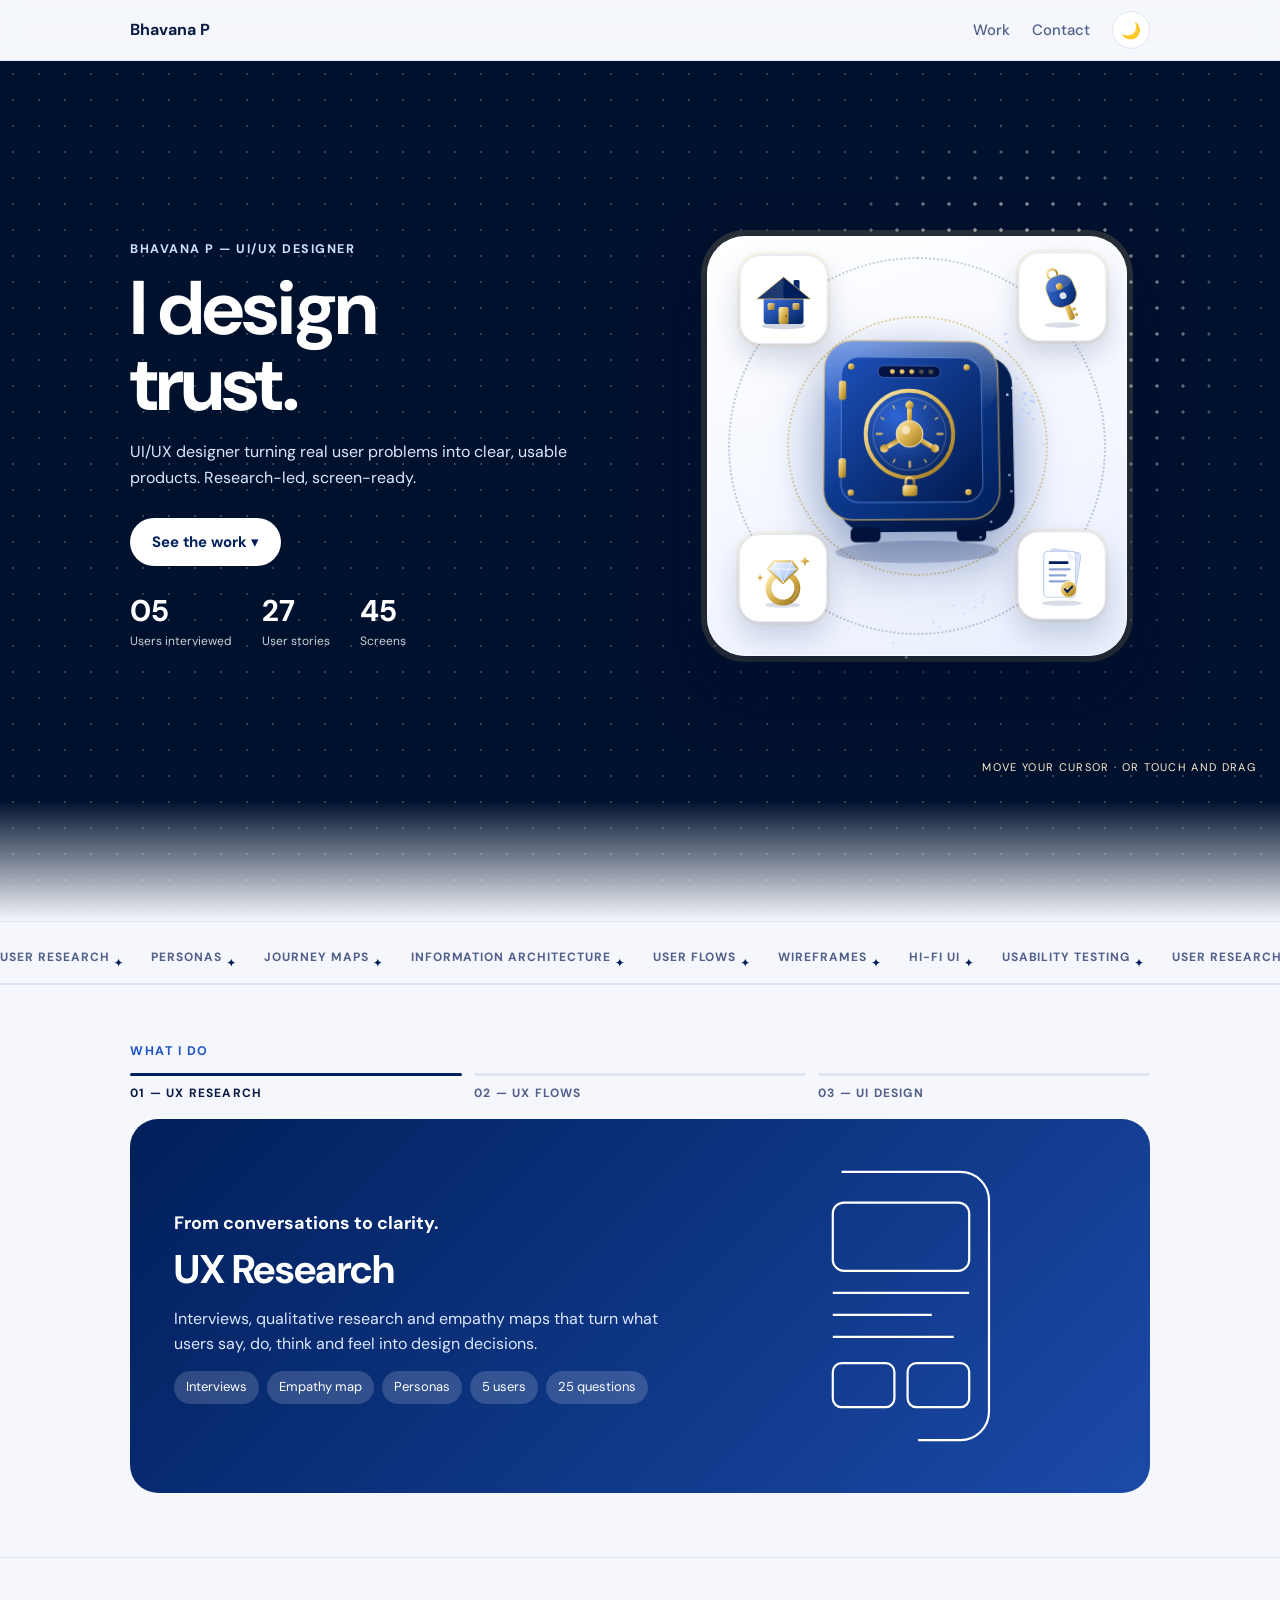
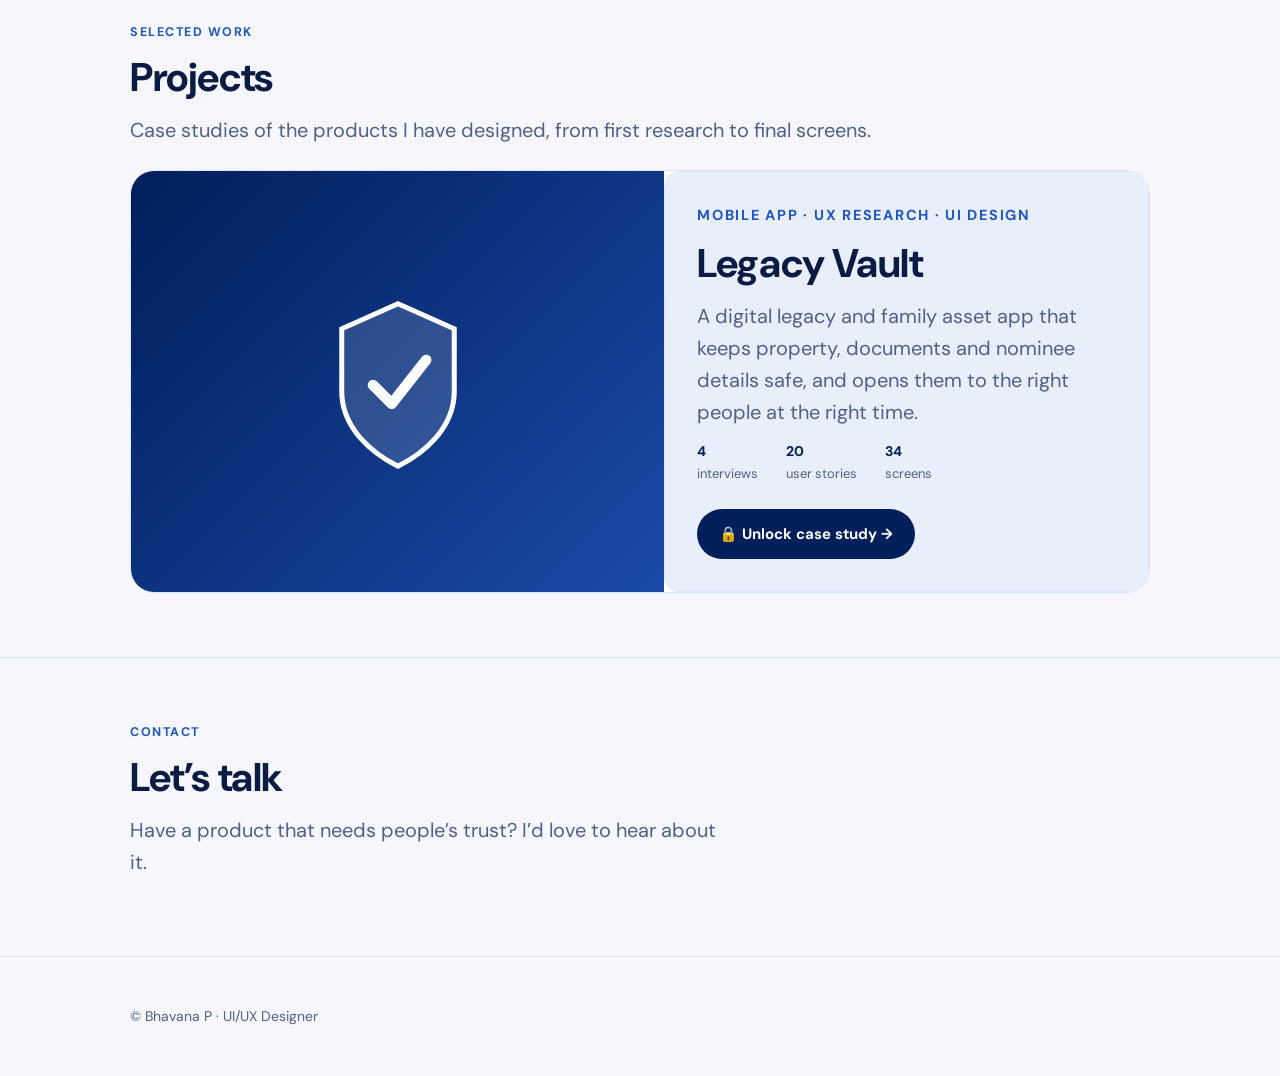
<file: index.html>
<!DOCTYPE html>
<html lang="en">
<head>
<meta charset="utf-8">
<meta name="viewport" content="width=device-width, initial-scale=1, viewport-fit=cover">
<title>Bhavana P — UI/UX Designer</title>
<link href="https://fonts.googleapis.com/css2?family=DM+Sans:wght@400;500;700&family=Poppins:ital,wght@0,600;0,700;1,700&family=Playfair+Display:wght@700;800&display=swap" rel="stylesheet">
<link rel="stylesheet" href="style.css">
</head>
<body>
<div id="bar"></div>
<header><div class="w"><a href="#" id="logo">Bhavana P</a><nav><a data-go="work">Work</a><a data-go="contact">Contact</a><button id="theme" aria-label="Toggle theme">🌙</button></nav></div>
<div class="toc" id="toc" hidden></div></header>

<main id="home">
<section class="hx" id="hero"><div class="dots"></div><div class="dots l"></div><canvas id="hp"></canvas>
<div class="w hxg"><div><p class="eb">Bhavana P — UI/UX Designer</p><h1>I design<br>trust.</h1><p style="max-width:470px">UI/UX designer turning real user problems into clear, usable products. Research-led, screen-ready.</p><a class="pillb" data-go="work">See the work ▾</a>
<div class="stats"><div><b>05</b><span>Users interviewed</span></div><div><b>27</b><span>User stories</span></div><div><b>45</b><span>Screens</span></div></div></div>
<div class="scene" id="scene" aria-hidden="true"><div class="ring r1"></div><div class="ring r2"></div><div class="vglow"></div><svg class="sh3d" id="sh3d" viewBox="0 0 200 200" aria-hidden="true"><defs><linearGradient id="vgBody" x1="0" y1="0" x2="1" y2="1"><stop offset="0" stop-color="#3d74e6"/><stop offset=".45" stop-color="#0d3a8f"/><stop offset="1" stop-color="#001F5B"/></linearGradient><linearGradient id="vgSide" x1="0" y1="0" x2="1" y2="1"><stop offset="0" stop-color="#0a2d70"/><stop offset="1" stop-color="#00123a"/></linearGradient><linearGradient id="vgDoor" x1="0" y1="0" x2="1" y2="1"><stop offset="0" stop-color="#1b4fb8"/><stop offset="1" stop-color="#00194d"/></linearGradient><radialGradient id="vgDial" cx=".35" cy=".3" r=".9"><stop offset="0" stop-color="#2f66d6"/><stop offset="1" stop-color="#00184a"/></radialGradient><linearGradient id="vgGold" x1="0" y1="0" x2="1" y2="1"><stop offset="0" stop-color="#fff0b8"/><stop offset=".5" stop-color="#d9b04c"/><stop offset="1" stop-color="#9a7420"/></linearGradient><linearGradient id="vgShine" x1="0" y1="0" x2="0" y2="1"><stop offset="0" stop-color="#fff" stop-opacity=".35"/><stop offset="1" stop-color="#fff" stop-opacity="0"/></linearGradient></defs><ellipse cx="100" cy="186" rx="66" ry="9" fill="#001F5B" opacity=".22"/><rect x="36" y="24" width="144" height="146" rx="24" fill="url(#vgSide)"/><rect x="46" y="166" width="24" height="12" rx="4" fill="#00123a"/><rect x="132" y="166" width="24" height="12" rx="4" fill="#00123a"/><rect x="24" y="12" width="144" height="148" rx="24" fill="url(#vgBody)" stroke="#e8c46a" stroke-opacity=".55" stroke-width="1.4"/><rect x="24" y="12" width="144" height="60" rx="24" fill="url(#vgShine)"/><rect x="38" y="26" width="116" height="120" rx="15" fill="url(#vgDoor)" stroke="#6b95ec" stroke-opacity=".55" stroke-width="1"/><rect x="36" y="46" width="6" height="16" rx="2" fill="url(#vgGold)"/><rect x="36" y="110" width="6" height="16" rx="2" fill="url(#vgGold)"/><circle cx="46" cy="34" r="2.6" fill="url(#vgGold)"/><circle cx="142" cy="34" r="2.6" fill="url(#vgGold)"/><circle cx="46" cy="138" r="2.6" fill="url(#vgGold)"/><circle cx="142" cy="138" r="2.6" fill="url(#vgGold)"/><rect x="68" y="33" width="52" height="10" rx="5" fill="#021241" stroke="#6b95ec" stroke-opacity=".5" stroke-width=".8"/><circle cx="80" cy="38" r="2" fill="#e8c46a"/><circle cx="88" cy="38" r="2" fill="#e8c46a"/><circle cx="96" cy="38" r="2" fill="#e8c46a"/><circle cx="104" cy="38" r="2" fill="#e8c46a" opacity=".35"/><circle cx="112" cy="38" r="2" fill="#e8c46a" opacity=".35"/><circle cx="94" cy="90" r="36" fill="url(#vgDial)" stroke="url(#vgGold)" stroke-width="3.2"/><circle cx="94" cy="90" r="30" fill="none" stroke="#fff" stroke-opacity=".18" stroke-width="1"/><line x1="121.0" y1="90.0" x2="117.0" y2="90.0" stroke="#e8c46a" stroke-width="2" stroke-linecap="round" opacity=".85"/><line x1="117.4" y1="103.5" x2="115.2" y2="102.2" stroke="#e8c46a" stroke-width="1.2" stroke-linecap="round" opacity=".85"/><line x1="107.5" y1="113.4" x2="106.2" y2="111.2" stroke="#e8c46a" stroke-width="1.2" stroke-linecap="round" opacity=".85"/><line x1="94.0" y1="117.0" x2="94.0" y2="113.0" stroke="#e8c46a" stroke-width="2" stroke-linecap="round" opacity=".85"/><line x1="80.5" y1="113.4" x2="81.8" y2="111.2" stroke="#e8c46a" stroke-width="1.2" stroke-linecap="round" opacity=".85"/><line x1="70.6" y1="103.5" x2="72.8" y2="102.2" stroke="#e8c46a" stroke-width="1.2" stroke-linecap="round" opacity=".85"/><line x1="67.0" y1="90.0" x2="71.0" y2="90.0" stroke="#e8c46a" stroke-width="2" stroke-linecap="round" opacity=".85"/><line x1="70.6" y1="76.5" x2="72.8" y2="77.8" stroke="#e8c46a" stroke-width="1.2" stroke-linecap="round" opacity=".85"/><line x1="80.5" y1="66.6" x2="81.7" y2="68.8" stroke="#e8c46a" stroke-width="1.2" stroke-linecap="round" opacity=".85"/><line x1="94.0" y1="63.0" x2="94.0" y2="67.0" stroke="#e8c46a" stroke-width="2" stroke-linecap="round" opacity=".85"/><line x1="107.5" y1="66.6" x2="106.2" y2="68.8" stroke="#e8c46a" stroke-width="1.2" stroke-linecap="round" opacity=".85"/><line x1="117.4" y1="76.5" x2="115.2" y2="77.7" stroke="#e8c46a" stroke-width="1.2" stroke-linecap="round" opacity=".85"/><g transform="rotate(0 94 90)"><rect x="92" y="68" width="4" height="14" rx="2" fill="url(#vgGold)"/><circle cx="94" cy="66" r="3.4" fill="url(#vgGold)"/></g><g transform="rotate(120 94 90)"><rect x="92" y="68" width="4" height="14" rx="2" fill="url(#vgGold)"/><circle cx="94" cy="66" r="3.4" fill="url(#vgGold)"/></g><g transform="rotate(240 94 90)"><rect x="92" y="68" width="4" height="14" rx="2" fill="url(#vgGold)"/><circle cx="94" cy="66" r="3.4" fill="url(#vgGold)"/></g><circle cx="94" cy="90" r="11" fill="url(#vgGold)" stroke="#fff3c4" stroke-width=".8"/><circle cx="91" cy="87" r="3.4" fill="#fff" opacity=".55"/><g transform="translate(94 134)"><rect x="-6" y="-2" width="12" height="9" rx="2" fill="url(#vgGold)"/><path d="M-3.4 -2V-5a3.4 3.4 0 0 1 6.8 0V-2" fill="none" stroke="url(#vgGold)" stroke-width="1.8"/></g></svg><div class="vi" style="left:17%;top:17%;--d:1.4;animation-delay:0s"><svg viewBox="0 0 64 64"><defs><linearGradient id="hsN" x1="0" y1="0" x2="1" y2="1"><stop offset="0" stop-color="#3d74e6"/><stop offset="1" stop-color="#001F5B"/></linearGradient><linearGradient id="hsG" x1="0" y1="0" x2="1" y2="1"><stop offset="0" stop-color="#fff0b8"/><stop offset=".5" stop-color="#d9b04c"/><stop offset="1" stop-color="#9a7420"/></linearGradient></defs><ellipse cx="32" cy="58" rx="22" ry="3.5" fill="#001F5B" opacity=".18"/><rect x="42" y="12" width="6" height="12" rx="1.5" fill="#0a2d70"/><rect x="12" y="29" width="40" height="27" rx="3" fill="url(#hsN)"/><path d="M5 31L32 9l27 22z" fill="#001F5B" stroke="#e8c46a" stroke-opacity=".7" stroke-width="1"/><path d="M5 31L32 9v22z" fill="#fff" opacity=".12"/><rect x="27" y="39" width="10" height="17" rx="2" fill="url(#hsG)"/><circle cx="34.6" cy="48" r=".9" fill="#7a5a12"/><rect x="16" y="35" width="7" height="7" rx="1.5" fill="url(#hsG)" opacity=".9"/><rect x="41" y="35" width="7" height="7" rx="1.5" fill="url(#hsG)" opacity=".9"/></svg></div><div class="vi" style="left:83%;top:17%;--d:1.9;animation-delay:-1.1s"><svg viewBox="0 0 64 64"><defs><linearGradient id="ckN" x1="0" y1="0" x2="1" y2="1"><stop offset="0" stop-color="#3d74e6"/><stop offset="1" stop-color="#001F5B"/></linearGradient><linearGradient id="ckG" x1="0" y1="0" x2="1" y2="1"><stop offset="0" stop-color="#fff0b8"/><stop offset=".5" stop-color="#d9b04c"/><stop offset="1" stop-color="#9a7420"/></linearGradient></defs><ellipse cx="32" cy="60" rx="18" ry="2.8" fill="#001F5B" opacity=".15"/><g transform="rotate(-22 32 34)"><circle cx="32" cy="7" r="5" fill="none" stroke="url(#ckG)" stroke-width="2.2"/><rect x="31" y="38" width="6" height="19" rx="2" fill="url(#ckG)"/><rect x="37" y="46" width="4" height="3" rx="1" fill="url(#ckG)"/><rect x="37" y="52" width="4" height="3" rx="1" fill="url(#ckG)"/><rect x="20" y="10" width="28" height="32" rx="12" fill="url(#ckN)" stroke="#e8c46a" stroke-opacity=".7" stroke-width="1"/><rect x="20" y="10" width="28" height="14" rx="9" fill="#fff" opacity=".14"/><circle cx="34" cy="21" r="3.4" fill="url(#ckG)"/><circle cx="34" cy="31" r="3.4" fill="#fff" opacity=".85"/></g></svg></div><div class="vi" style="left:17%;top:83%;--d:1.2;animation-delay:-2.2s"><svg viewBox="0 0 64 64"><defs><linearGradient id="jwG" x1="0" y1="0" x2="1" y2="1"><stop offset="0" stop-color="#fff0b8"/><stop offset=".5" stop-color="#d9b04c"/><stop offset="1" stop-color="#9a7420"/></linearGradient><linearGradient id="jwD" x1="0" y1="0" x2="1" y2="1"><stop offset="0" stop-color="#ffffff"/><stop offset=".6" stop-color="#bcd3ff"/><stop offset="1" stop-color="#5b8ae6"/></linearGradient></defs><ellipse cx="32" cy="59" rx="18" ry="2.8" fill="#001F5B" opacity=".15"/><circle cx="32" cy="42" r="14.5" fill="none" stroke="url(#jwG)" stroke-width="6"/><circle cx="32" cy="42" r="14.5" fill="none" stroke="#fff" stroke-opacity=".35" stroke-width="1" stroke-dasharray="14 80"/><path d="M23 15h18l6 8-15 14-15-14z" fill="url(#jwD)" stroke="url(#jwG)" stroke-width="2" stroke-linejoin="round"/><path d="M17 23h30M23 15l9 22M41 15l-9 22" stroke="#fff" stroke-opacity=".75" stroke-width=".9" fill="none"/><path d="M54 10l1.4 3.4L59 15l-3.6 1.6L54 20l-1.4-3.4L49 15l3.6-1.6z" fill="url(#jwG)"/><path d="M9 28l1 2.4 2.4 1-2.4 1L9 35l-1-2.6-2.4-1 2.4-1z" fill="url(#jwG)"/></svg></div><div class="vi" style="left:83%;top:83%;--d:1.7;animation-delay:-3.3s"><svg viewBox="0 0 64 64"><defs><linearGradient id="dcG" x1="0" y1="0" x2="1" y2="1"><stop offset="0" stop-color="#fff0b8"/><stop offset=".5" stop-color="#d9b04c"/><stop offset="1" stop-color="#9a7420"/></linearGradient></defs><ellipse cx="32" cy="60" rx="20" ry="2.8" fill="#001F5B" opacity=".15"/><g transform="rotate(9 32 32)"><rect x="17" y="7" width="31" height="46" rx="4" fill="#dfe8fb" stroke="#b9c8ec" stroke-width="1"/></g><rect x="14" y="8" width="32" height="46" rx="4" fill="#fff" stroke="#c4d1ef" stroke-width="1.2"/><path d="M38 8l8 8h-5a3 3 0 0 1-3-3z" fill="#e9eefb"/><rect x="19" y="18" width="20" height="2.6" rx="1.3" fill="#001F5B"/><rect x="19" y="25" width="22" height="2.2" rx="1.1" fill="#8da3d6"/><rect x="19" y="31" width="18" height="2.2" rx="1.1" fill="#8da3d6"/><rect x="19" y="37" width="21" height="2.2" rx="1.1" fill="#8da3d6"/><circle cx="39" cy="46" r="8" fill="url(#dcG)" stroke="#fff3c4" stroke-width=".8"/><path d="M35.2 46l2.6 2.7 4.8-5.4" fill="none" stroke="#001F5B" stroke-width="2" stroke-linecap="round" stroke-linejoin="round"/></svg></div></div></div>
<div class="hint">Move your cursor · or touch and drag</div></section>
<div class="mq" aria-hidden="true"><div class="mt"><span>User research</span><i>✦</i><span>Personas</span><i>✦</i><span>Journey maps</span><i>✦</i><span>Information architecture</span><i>✦</i><span>User flows</span><i>✦</i><span>Wireframes</span><i>✦</i><span>Hi-fi UI</span><i>✦</i><span>Usability testing</span><i>✦</i><span>User research</span><i>✦</i><span>Personas</span><i>✦</i><span>Journey maps</span><i>✦</i><span>Information architecture</span><i>✦</i><span>User flows</span><i>✦</i><span>Wireframes</span><i>✦</i><span>Hi-fi UI</span><i>✦</i><span>Usability testing</span><i>✦</i></div></div>
<section class="sec craft" id="craft"><div class="w"><p class="eb">What I do</p><div class="bars" id="bars"></div><div class="crd" id="crd"></div></div></section>

<section class="sec" id="work"><div class="w">
<p class="eb">Selected work</p><h2>Projects</h2><p>Case studies of the products I have designed, from first research to final screens.</p>
<div class="g" id="projects"></div>
</div></section>

<section class="sec" id="contact"><div class="w">
<p class="eb">Contact</p><h2>Let’s talk</h2>
<p class="lead" style="max-width:600px">Have a product that needs people’s trust? I’d love to hear about it.</p>
<span id="mail"></span>
</div></section>
</main>

<main id="cs" hidden></main>
<footer><div class="w">© Bhavana P · UI/UX Designer</div></footer>

<script src="script.js"></script>
</body>
</html>
</file>
<file: style.css>
/* Bhavana P — UI/UX Designer portfolio · styles */
:root,:root[data-theme="light"]{--bg:#f5f7fc;--ink:#0a1b44;--muted:#51608a;--card:#fff;--line:#dfe5f3;--navy:#001F5B;--on:#fff;--soft:#e9eefb;--good:#1c8a57;--goodbg:#dcf3e8;--bad:#c23a3a;--badbg:#fbe1e1;--mid:#a86a00;--midbg:#fdf0d6}
@media (prefers-color-scheme:dark){:root:not([data-theme="light"]){--bg:#00112e;--ink:#eaf0ff;--muted:#a5b4d8;--card:#04204f;--line:#1d3a73;--navy:#8ab8ff;--on:#001F5B;--soft:#0a2d68;--good:#6fe0a8;--goodbg:#0e3a2a;--bad:#ff9a9a;--badbg:#431a1f;--mid:#ffcf7a;--midbg:#3e2f10}}
:root[data-theme="dark"]{--bg:#00112e;--ink:#eaf0ff;--muted:#a5b4d8;--card:#04204f;--line:#1d3a73;--navy:#8ab8ff;--on:#001F5B;--soft:#0a2d68;--good:#6fe0a8;--goodbg:#0e3a2a;--bad:#ff9a9a;--badbg:#431a1f;--mid:#ffcf7a;--midbg:#3e2f10}
:root{box-sizing:border-box;padding-top:env(safe-area-inset-top,0px);padding-bottom:env(safe-area-inset-bottom,0px)}
html{scroll-padding-top:calc(env(safe-area-inset-top,0px) + 120px);scroll-behavior:smooth}
*{box-sizing:inherit}
body{margin:0;background:var(--bg);color:var(--ink);font-family:"DM Sans",system-ui,sans-serif;line-height:1.6}
body::before{content:"";position:fixed;inset:0 0 auto;height:env(safe-area-inset-top,0px);background:var(--bg);z-index:20}
.w{max-width:1060px;margin:0 auto;padding:0 20px}
header{position:sticky;top:env(safe-area-inset-top,0px);z-index:10;background:color-mix(in srgb,var(--bg) 88%,transparent);backdrop-filter:blur(10px);border-bottom:1px solid var(--line)}
header .w{display:flex;justify-content:space-between;align-items:center;height:60px}
header a{color:var(--ink);text-decoration:none;font-weight:700}
header nav{display:flex;gap:22px}header nav a{font-weight:500;color:var(--muted);font-size:15px;cursor:pointer}
.toc{display:flex;gap:8px;overflow-x:auto;padding:10px 20px;border-top:1px solid var(--line);scrollbar-width:none}
.toc a{white-space:nowrap;font-size:13px;padding:6px 12px;border:1px solid var(--line);border-radius:99px;color:var(--muted);cursor:pointer;font-weight:500}
.eb{font-size:12px;letter-spacing:.14em;text-transform:uppercase;color:var(--navy);font-weight:700;margin:0 0 10px}
h1,h2,h3,h4{line-height:1.1;margin:0 0 12px}
h1{font-size:clamp(44px,8vw,88px);letter-spacing:-.02em}h2{font-size:clamp(30px,4.5vw,44px)}h3{font-size:24px;margin-top:44px}h4{font-size:16px;margin:0 0 8px}
p{margin:0 0 14px;color:var(--muted)}
.lead{font-size:clamp(18px,2.4vw,24px);color:var(--ink)}
.btn{display:inline-block;padding:13px 22px;border-radius:99px;background:var(--navy);color:var(--on);font-weight:700;text-decoration:none;font-size:15px;margin:6px 10px 0 0;cursor:pointer;border:0;font-family:inherit}
.btn.o{background:none;color:var(--ink);border:1px solid var(--line)}
.sec{padding:64px 0;border-top:1px solid var(--line)}
.g{display:grid;gap:14px}.g2{grid-template-columns:repeat(auto-fit,minmax(280px,1fr))}.g3{grid-template-columns:repeat(auto-fit,minmax(220px,1fr))}.g4{grid-template-columns:repeat(auto-fit,minmax(150px,1fr))}
.cd{background:var(--card);border:1px solid var(--line);border-radius:18px;padding:20px}
.cd p,.cd li{font-size:14.5px}.cd ul{margin:6px 0 0;padding-left:18px;color:var(--muted)}
.stat b{display:block;font-size:34px;color:var(--navy);line-height:1.1}.stat span{font-size:13px;color:var(--muted)}
.tags{display:flex;gap:8px;flex-wrap:wrap;margin:10px 0}.tags span{font-size:13px;padding:6px 12px;border-radius:99px;background:var(--soft);color:var(--ink);font-weight:500}
.hero{padding:84px 0 64px}#projects{margin-top:24px}
.proj{display:grid;grid-template-columns:1.1fr 1fr;gap:0;overflow:hidden;padding:0;border-radius:24px}
.proj .pv{background:linear-gradient(135deg,#001F5B,#1b4aa8);display:flex;align-items:center;justify-content:center;min-height:320px}
.proj .pt{padding:32px}
@media (max-width:760px){.two{grid-template-columns:1fr!important}.proj{grid-template-columns:1fr}.proj .pv{min-height:220px}}
.ph{display:flex;align-items:center;gap:16px;margin:0 0 6px}.ph .n{font-size:56px;font-weight:700;color:var(--soft);-webkit-text-stroke:1px var(--line)}
.scroll{overflow-x:auto;border:1px solid var(--line);border-radius:14px;background:var(--card)}
.scroll img{display:block;height:auto}
table{border-collapse:collapse;width:100%;min-width:560px}th,td{padding:10px;border-bottom:1px solid var(--line);text-align:center;font-size:14px}th:first-child,td:first-child{text-align:left}th{color:var(--navy)}
.gap td{background:var(--badbg)}
.bar{height:8px;border-radius:9px;background:var(--soft);margin:6px 0 12px}.bar i{display:block;height:100%;border-radius:9px;background:var(--navy)}
.soon{border:1.5px dashed var(--line);border-radius:18px;padding:36px;text-align:center;color:var(--muted)}
.pwt{color:var(--muted);margin:0 0 4px}
.pw{position:relative;margin:22px 0 0;display:grid;grid-template-columns:repeat(4,1fr);gap:22px 20px;padding:4px 0 34px}
.pw-i{position:relative;width:100%;aspect-ratio:.64;padding:0;border:1px solid var(--line);background:#f1f3f6;border-radius:8px;cursor:zoom-in;overflow:hidden;box-shadow:0 10px 24px rgba(10,27,68,.16);transition:transform .4s cubic-bezier(.2,.8,.2,1),box-shadow .4s}
.pw-i:nth-of-type(4n+2),.pw-i:nth-of-type(4n+4){margin-top:24px}
.pw-i img{width:100%;height:100%;object-fit:cover;display:block}
.pw-i:hover,.pw-i:focus-visible{transform:translateY(-6px) scale(1.02);z-index:3;box-shadow:0 18px 34px rgba(10,27,68,.26)}
.pw-glass{position:absolute;left:25%;right:25%;top:5%;bottom:24px;border-radius:28px;background:linear-gradient(180deg,color-mix(in srgb,var(--card) 42%,transparent),color-mix(in srgb,var(--soft) 55%,transparent));border:1px solid color-mix(in srgb,var(--card) 60%,transparent);-webkit-backdrop-filter:blur(14px) saturate(1.2);backdrop-filter:blur(14px) saturate(1.2);box-shadow:0 20px 50px rgba(10,27,68,.18),inset 0 1px 0 rgba(255,255,255,.45);pointer-events:none;z-index:4;transition:opacity .5s}
.pw-badge{position:absolute;left:50%;top:calc(50% - 12px);width:clamp(120px,15vw,168px);aspect-ratio:1;transform:translate(-50%,-50%);border-radius:50%;background:radial-gradient(circle at 50% 35%,#0c3b8c,#06275f);color:#fff;display:flex;flex-direction:column;align-items:center;justify-content:center;text-align:center;box-shadow:0 0 0 10px rgba(255,255,255,.18),0 18px 40px rgba(6,39,95,.4);pointer-events:none;z-index:5;transition:opacity .5s,transform .5s}
.pw-badge b{font-size:clamp(34px,4.8vw,54px);font-weight:800;line-height:1;margin:2px 0}
.pw-badge small{font-size:clamp(9px,1.1vw,11.5px);font-weight:700;letter-spacing:.14em;text-transform:uppercase;opacity:.85}
.pw:hover .pw-glass,.pw:focus-within .pw-glass{opacity:0}
.pw:hover .pw-badge,.pw:focus-within .pw-badge{opacity:0;transform:translate(-50%,-50%) scale(.85)}
@media (min-width:761px){
.pw-glass{position:absolute;left:28%;right:28%;top:15.6%;bottom:19.1%;border-radius:28px;z-index:4;background:linear-gradient(180deg,rgba(255,255,255,.34) 0%,rgba(70,121,210,.30) 55%,rgba(10,50,120,.42) 100%);border:1px solid rgba(255,255,255,.4);box-shadow:0 20px 50px rgba(5,32,80,.25),inset 0 1px 0 rgba(255,255,255,.5);-webkit-backdrop-filter:blur(14px);backdrop-filter:blur(14px);pointer-events:none;transition:opacity .5s}
.pw-badge{position:absolute;order:0;left:50%;top:50%;z-index:5;width:clamp(120px,15vw,168px);aspect-ratio:1;transform:translate(-50%,-50%);border-radius:50%;flex-direction:column;align-items:center;justify-content:center;gap:0;text-align:center;padding:0;background:radial-gradient(circle at 50% 35%,#0c3b8c,#06275f);color:#fff;box-shadow:0 0 0 10px rgba(255,255,255,.12),0 0 50px rgba(58,112,226,.45);pointer-events:none;transition:opacity .5s,transform .5s}
.pw-badge b{font-size:clamp(34px,4.6vw,54px);margin:2px 0}
.pw-badge small{color:#fff}
.pw:hover .pw-glass,.pw:focus-within .pw-glass{opacity:0}
.pw:hover .pw-badge,.pw:focus-within .pw-badge{opacity:0;transform:translate(-50%,-50%) scale(.85)}
}
@media (max-width:760px){.pw-glass{display:none}}
.pw-cap{font-size:12.5px;color:var(--muted);text-align:center;margin:10px 0 0}
.pwl{position:fixed;inset:0;z-index:100;display:none;align-items:center;justify-content:center;background:rgba(3,17,40,.88);-webkit-backdrop-filter:blur(8px);backdrop-filter:blur(8px);padding:24px}
.pwl.on{display:flex}
.pwl img{height:min(80vh,640px);width:auto;max-width:90vw;object-fit:contain;border-radius:10px;box-shadow:0 30px 80px rgba(0,0,0,.6);background:#f1f3f6}
.pwl button{position:absolute;border:0;background:rgba(255,255,255,.14);color:#fff;width:44px;height:44px;border-radius:50%;font-size:26px;line-height:1;cursor:pointer}
.pwl-x{top:20px;right:20px}.pwl-p{left:20px;top:50%;transform:translateY(-50%)}.pwl-n{right:20px;top:50%;transform:translateY(-50%)}
.pwl-t{position:absolute;bottom:22px;left:0;right:0;text-align:center;color:#fff;font-size:13px;font-weight:600;opacity:.85}
@media (max-width:760px){.pw{grid-template-columns:1fr 1fr;gap:14px}.pw-glass{display:none}.pw-badge{position:static;order:-1;grid-column:1/-1;justify-self:start;width:auto;aspect-ratio:auto;transform:none;flex-direction:row;gap:8px;padding:7px 16px;border-radius:99px;box-shadow:none;background:var(--soft);color:var(--navy)}.pw-badge b{font-size:20px;margin:0}.pw:hover .pw-badge,.pw:focus-within .pw-badge{opacity:1;transform:none}.pw-i:nth-of-type(4n+2),.pw-i:nth-of-type(4n+4){margin-top:0}.pw-i:nth-of-type(even){margin-top:18px}}
.sw{display:flex;gap:10px;flex-wrap:wrap}.sw div{width:110px;height:86px;border-radius:14px;border:1px solid var(--line);padding:8px;font-size:12px;display:flex;align-items:flex-end;font-weight:500}
.pers b{font-size:18px}.pers .m{font-size:13px;color:var(--muted);margin:6px 0}.pers em{display:block;margin:8px 0;color:var(--ink);font-size:14px}
details{margin-top:12px}summary{cursor:pointer;color:var(--navy);font-weight:700;font-size:14px}.row{display:flex;gap:12px;overflow-x:auto;margin-top:12px}.row img{height:380px;border-radius:12px;border:1px solid var(--line)}
footer{padding:48px 0;color:var(--muted);font-size:14px;border-top:1px solid var(--line)}
[hidden]{display:none!important}

#bar{position:fixed;top:0;left:0;height:3px;width:0;background:var(--navy);z-index:30}
#theme{border:1px solid var(--line);background:var(--card);border-radius:99px;width:38px;height:38px;cursor:pointer;font-size:16px}
header nav{align-items:center}
.hero{position:relative;overflow:hidden;background:radial-gradient(520px circle at var(--mx,72%) var(--my,30%),color-mix(in srgb,var(--navy) 16%,transparent),transparent 60%)}
.hero::before{content:"";position:absolute;inset:0;background-image:radial-gradient(var(--line) 1.3px,transparent 1.3px);background-size:24px 24px;-webkit-mask-image:linear-gradient(#000,transparent);mask-image:linear-gradient(#000,transparent);pointer-events:none}
.hg{position:relative;display:grid;grid-template-columns:1.1fr 1fr;gap:20px;align-items:center}
.rot{color:var(--navy);display:inline-block;transition:opacity .3s;border-bottom:3px dotted var(--navy)}
.art{position:relative;width:min(420px,100%);aspect-ratio:1;margin:auto}
.art .orb{position:absolute;inset:0;animation:spin 40s linear infinite}
.art .shd{position:absolute;left:50%;top:50%;width:40%;transform:translate(-50%,-50%);filter:drop-shadow(0 18px 30px color-mix(in srgb,var(--navy) 40%,transparent))}
.tk{stroke-dasharray:40;stroke-dashoffset:40;animation:draw 1.3s .4s ease forwards}
.fc{position:absolute;transform:translate(-50%,-50%);background:var(--card);border:1px solid var(--line);border-radius:99px;padding:7px 14px;font-size:13px;font-weight:700;box-shadow:0 8px 22px rgba(0,31,91,.12);animation:fl 5s ease-in-out infinite}
@keyframes spin{to{transform:rotate(360deg)}}@keyframes draw{to{stroke-dashoffset:0}}@keyframes fl{50%{translate:0 -9px}}@keyframes mq{to{transform:translateX(-50%)}}@keyframes pop{from{opacity:0;transform:translateY(8px) scale(.9)}to{opacity:1;transform:none}}@keyframes rip{from{transform:scale(.7);opacity:.5}to{transform:scale(1.6);opacity:0}}
.mq{overflow:hidden;border-block:1px solid var(--line);background:var(--card)}.mt{display:flex;gap:44px;white-space:nowrap;padding:16px 0;width:max-content;animation:mq 34s linear infinite;color:var(--muted);font-weight:700;font-size:14px;letter-spacing:.08em;text-transform:uppercase}.mt i{color:var(--navy);font-style:normal}
.js .rv{opacity:0;transform:translateY(22px);transition:opacity .6s ease,transform .6s ease}.js .rv.in{opacity:1;transform:none}
.proj.cd{transition:transform .3s,box-shadow .3s}.proj.cd:hover{transform:translateY(-6px);box-shadow:0 24px 50px rgba(0,31,91,.18)}
.proj .pv{position:relative;overflow:hidden}.proj .pv::before,.proj .pv::after{content:"";position:absolute;width:160px;height:160px;border-radius:50%;border:2px solid #fff;opacity:0;animation:rip 3.2s ease-out infinite}.proj .pv::after{animation-delay:1.6s}
.proj .pv svg{position:relative;z-index:1}
.lk::before{content:"🔒 "}.proj:hover .lk::before{content:"🔓 "}
.toc a.on{background:var(--navy);color:var(--on);border-color:var(--navy)}
.jn .sh{transition:transform .2s;transform-box:fill-box;transform-origin:center}.jn:hover .sh,.jn.on .sh{transform:scale(1.35)}.jn:focus{outline:none}
.chip{display:inline-block;padding:2px 10px;border-radius:99px;font-size:12px;font-weight:700}
.chipb{font:500 13px "DM Sans",sans-serif;padding:7px 12px;border-radius:99px;border:1px solid var(--line);background:var(--soft);color:var(--ink);cursor:pointer}.chipb.on{background:var(--navy);color:var(--on);border-color:var(--navy)}
.path{display:flex;flex-wrap:wrap;align-items:center;gap:10px 0}.st{display:inline-flex;align-items:center;background:var(--soft);border:1px solid var(--line);border-radius:12px;padding:8px 12px;font-size:13.5px;font-weight:500;animation:pop .4s both}.st:not(:last-child)::after{content:"";display:inline-block;width:22px;margin:0 -34px 0 12px;border-top:3px dotted var(--navy);position:relative;left:34px}
.st:not(:last-child){margin-right:34px}
@media (max-width:760px){.hg{grid-template-columns:1fr}.art{width:min(300px,100%)}}


.hx{position:relative;height:min(88vh,740px);min-height:560px;overflow:hidden;background:#001F5B;cursor:none}
.layer{position:absolute;inset:0;display:flex;align-items:center;padding-top:30px}
.layer.top{pointer-events:none}
.layer .w{width:100%;position:relative;display:grid;grid-template-columns:1.15fr 1fr;align-items:center;gap:20px}
.layer.a{background:linear-gradient(160deg,#001F5B,#0d3a8f 55%,#1b4aa8);color:#fff}
.layer.b{background:linear-gradient(170deg,#f3f7ff,#cfdcff);color:#001F5B}
.layer.b .grid{position:absolute;inset:0;background-image:linear-gradient(rgba(0,31,91,.09) 1px,transparent 1px),linear-gradient(90deg,rgba(0,31,91,.09) 1px,transparent 1px);background-size:44px 44px}
.layer p{color:inherit;opacity:.88}.layer .eb{color:inherit;opacity:.75}
.layer .word{position:absolute;left:0;right:0;top:12%;text-align:center;font-size:clamp(80px,17vw,240px);font-weight:700;letter-spacing:-.04em;color:transparent;-webkit-text-stroke:2px currentColor;opacity:.13;white-space:nowrap;pointer-events:none}
.layer h1,.layer .h1{font-size:clamp(46px,7.5vw,96px);font-weight:700;line-height:1;letter-spacing:-.025em;margin:0 0 16px}
.pillb{display:inline-block;margin-top:14px;padding:12px 22px;border-radius:99px;background:#fff;color:#001F5B;font-weight:700;text-decoration:none;cursor:none;font-size:15px}
.layer.b .pillb{background:#001F5B;color:#fff}
.layer .stats{display:flex;gap:30px;margin-top:28px}.layer .stats b{display:block;font-size:30px;line-height:1.1}.layer .stats span{font-size:12px;opacity:.8}
.art2{display:flex;justify-content:center}.art2 svg{width:min(300px,60vw);filter:drop-shadow(0 20px 36px rgba(0,10,40,.35))}
#hp{position:absolute;inset:0;z-index:4;pointer-events:none}
.tg{position:absolute;left:50%;bottom:22px;transform:translateX(-50%);z-index:5;display:flex;background:rgba(0,31,91,.8);backdrop-filter:blur(8px);border:1px solid rgba(255,255,255,.3);border-radius:99px;padding:4px}
.tg button{font:700 13px "DM Sans",sans-serif;border:0;background:none;color:#fff;padding:8px 18px;border-radius:99px;cursor:none}.tg button.on{background:#fff;color:#001F5B}
.hx .hint{position:absolute;right:24px;bottom:30px;z-index:5;font-size:11px;letter-spacing:.12em;text-transform:uppercase;color:#fff;mix-blend-mode:difference;pointer-events:none}
#cur{position:fixed;left:0;top:0;width:28px;height:28px;margin:-14px 0 0 -14px;border:2px solid #fff;border-radius:50%;mix-blend-mode:difference;pointer-events:none;z-index:60;opacity:0;transition:width .25s,height .25s,margin .25s,background .25s}
#cur.big{width:56px;height:56px;margin:-28px 0 0 -28px;background:#fff}
.craft{padding-top:56px}.bars{display:flex;gap:12px;margin-bottom:16px}.bars div{flex:1;cursor:pointer;font-size:12px;letter-spacing:.1em;text-transform:uppercase;color:var(--muted);font-weight:700}.bars div.on{color:var(--ink)}
.pg{display:block;height:3px;background:var(--line);margin-bottom:8px;border-radius:3px;overflow:hidden}.pg i{display:block;height:100%;width:0;background:var(--navy)}.bars .on .pg i{animation:prog 5.5s linear forwards}@keyframes prog{to{width:100%}}
.crd{border-radius:28px;padding:44px;background:var(--g);color:#fff;display:grid;grid-template-columns:1.2fr 1fr;gap:30px;align-items:center;min-height:340px;transition:background .6s}
.crd h2{color:#fff}.crd p{color:#dce7ff}.crd .k{font-size:18px;margin-bottom:8px;color:#fff;font-weight:700}.crd .t{display:flex;gap:8px;flex-wrap:wrap}.crd .t i{font-style:normal;font-size:13px;padding:6px 12px;border-radius:99px;background:rgba(255,255,255,.16)}
.wf{width:min(220px,100%);margin:auto}.wf *{fill:none;stroke:#fff;stroke-width:2;stroke-dasharray:420;stroke-dashoffset:420;animation:draw 1.6s ease forwards}
.dias{display:grid;grid-template-columns:repeat(auto-fit,minmax(150px,1fr));gap:16px;margin:8px 0 48px}
.dias>div{text-align:center;cursor:pointer;padding:10px}.dm{width:64px;height:64px;margin:12px auto 18px;background:var(--c);transform:rotate(45deg);border-radius:12px;display:flex;align-items:center;justify-content:center;transition:box-shadow .35s}.dm span{transform:rotate(-45deg);color:#fff;font-weight:700}
.dias>div:hover .dm{box-shadow:0 10px 24px rgba(0,31,91,.25)}.dias h6{font-size:17px;margin:0 0 6px}.dias ul{list-style:none;margin:0;padding:0;font-size:13px;color:var(--muted)}
.ptabs{display:flex;gap:12px;flex-wrap:wrap;margin:6px 0 16px}.ptabs button{display:flex;align-items:center;gap:10px;font:700 14px "DM Sans",sans-serif;padding:6px 16px 6px 6px;border-radius:99px;border:2px solid var(--line);background:var(--card);color:var(--ink);cursor:pointer;transition:.25s}.ptabs button img{width:38px;height:38px;border-radius:50%;object-fit:cover}.ptabs button.on{border-color:var(--a);background:color-mix(in srgb,var(--a) 14%,var(--card))}
.pz{display:grid;grid-template-columns:minmax(240px,.8fr) 2fr;gap:20px;align-items:start}.pstage{position:relative;text-align:center;padding:30px 10px;border-radius:24px;background:color-mix(in srgb,var(--a) 12%,var(--card));border:1px solid var(--line);animation:pop .5s both}
.orb{position:relative;width:200px;height:200px;margin:0 auto 18px;transition:transform .15s}.orb::before{content:"";position:absolute;inset:-16px;border-radius:50%;border:2px dotted var(--a);animation:spin 18s linear infinite}.orb img{width:100%;height:100%;border-radius:50%;object-fit:cover;border:4px solid var(--card);box-shadow:0 18px 34px rgba(0,31,91,.25)}
.ntag{font-size:22px;font-weight:700}.ntag span{display:block;font-size:12px;letter-spacing:.12em;text-transform:uppercase;color:var(--muted);margin-top:4px}
.pf{display:grid;grid-template-columns:repeat(auto-fit,minmax(150px,1fr));gap:10px;margin-bottom:12px}.pf div{font-size:14px;font-weight:700;background:var(--soft);padding:8px 12px;border-radius:12px}.pf small{display:block;font-size:11px;letter-spacing:.1em;text-transform:uppercase;color:var(--muted);font-weight:500}
.pcd em{display:block;margin:10px 0;color:var(--ink)}.chips{display:flex;gap:8px;flex-wrap:wrap;margin-top:12px;align-items:center;font-size:13px}.chips i{font-style:normal;padding:5px 12px;border-radius:99px;background:var(--soft)}
.ec{cursor:pointer;transition:opacity .3s,transform .3s,box-shadow .3s}.ec:hover{transform:translateY(-4px);box-shadow:0 14px 30px rgba(0,31,91,.14)}.ei{display:inline-block}.ec:hover .ei{animation:bn .6s}.emp.f .ec:not(.on){opacity:.3}.emp.f .ec.on{box-shadow:0 0 0 2px var(--navy)}@keyframes bn{40%{transform:translateY(-8px) scale(1.3)}}
.usr{display:grid;gap:10px}.ur{display:grid;grid-template-columns:1fr 40px 1fr;align-items:center;gap:8px;padding:14px 18px;transition:transform .25s,box-shadow .25s}.ur:hover{transform:translateX(6px);box-shadow:0 10px 26px rgba(0,31,91,.12)}.ur small{display:block;font-size:11px;letter-spacing:.1em;text-transform:uppercase;color:var(--navy);font-weight:700}.ur em{font-style:normal;font-size:22px;color:var(--navy);transition:transform .25s}.ur:hover em{transform:translateX(6px)}
.jr svg{display:block;touch-action:pan-y;user-select:none}
#lbx{position:fixed;inset:0;z-index:50;background:rgba(0,10,30,.88);overflow:auto;display:none;padding:24px;cursor:zoom-out}#lbx.on{display:block}#lbx img{display:block;margin:auto;max-width:none;border-radius:10px}
.scroll img,.row img{cursor:zoom-in}
@media (max-width:760px){.layer .w{grid-template-columns:1fr}.art2{display:none}.hx .hint{display:none}.crd{grid-template-columns:1fr;padding:28px}.wf{display:none}.pz{grid-template-columns:1fr}.ur{grid-template-columns:1fr}.ur em{display:none}.hx{cursor:auto}}
@media (pointer:coarse){.hx,.pillb,.tg button{cursor:pointer}}

.hx{background:linear-gradient(160deg,#001F5B,#0d3a8f 55%,#1b4aa8);color:#fff}
.hx .dots{position:absolute;inset:0;background-image:radial-gradient(rgba(255,255,255,.2) 1.4px,transparent 1.4px);background-size:26px 26px}
.hx .dots.l{background-image:radial-gradient(#fff 1.8px,transparent 1.8px);-webkit-mask-image:radial-gradient(230px circle at var(--mx,70%) var(--my,40%),#000,transparent);mask-image:radial-gradient(230px circle at var(--mx,70%) var(--my,40%),#000,transparent)}
.hxg{position:relative;z-index:2;display:grid;grid-template-columns:1.15fr 1fr;align-items:center;gap:20px;height:100%;padding-top:30px}
.hx h1{color:#fff;font-size:clamp(46px,7.5vw,96px);line-height:1;letter-spacing:-.025em;margin:0 0 16px}.hx p{color:#dce7ff}.hx .eb{color:#cfe0ff}
.hx .stats{display:flex;gap:30px;margin-top:28px}.hx .stats b{display:block;font-size:30px;line-height:1.1}.hx .stats span{font-size:12px;opacity:.8}
.scene{position:relative;width:min(420px,100%);aspect-ratio:1;margin:auto}
.scene .ring{position:absolute;border-radius:50%;border:2px dotted rgba(255,255,255,.45);animation:spin 40s linear infinite}.scene .r1{inset:0}.scene .r2{inset:17%;animation-duration:28s;animation-direction:reverse}
.sh3d{position:absolute;left:50%;top:50%;width:44%;transform:translate(-50%,-50%);transition:transform .15s;filter:drop-shadow(0 22px 34px rgba(0,10,40,.45))}
.scene .fc{color:#001F5B;background:#fff;transform:translate(-50%,-50%) translate(calc(var(--px,0)*var(--d,1)*1px),calc(var(--py,0)*var(--d,1)*1px));transition:transform .2s}
.rpl{position:absolute;width:20px;height:20px;margin:-10px;border:2px solid #fff;border-radius:50%;pointer-events:none;z-index:3;animation:rippl .9s ease-out forwards}@keyframes rippl{to{transform:scale(10);opacity:0}}
.ia{overflow-x:auto;padding:26px 18px;border:1px solid var(--line);border-radius:20px;background:var(--card)}.iain{min-width:1240px}
.iar{display:flex;justify-content:center;align-items:center}.gp{border:1px solid var(--line);border-radius:16px;padding:12px;background:var(--soft);min-width:190px}.gh{background:var(--navy);color:var(--on);border-radius:10px;padding:8px 14px;font-weight:700;font-size:14px;text-align:center}.gl{display:flex;flex-wrap:wrap;gap:6px;margin-top:10px;justify-content:center}.gl span{font-size:12.5px;padding:5px 10px;border-radius:99px;background:var(--card);border:1px solid var(--line)}
.cn{width:64px;border-top:2px dotted var(--navy);position:relative;margin:0 6px}.cn::after{content:"";position:absolute;right:-2px;top:-6px;border:5px solid transparent;border-left:8px solid var(--navy)}
.stem{height:30px;border-left:2px dotted var(--navy);margin:0 auto;width:0}.dash{display:block;width:max-content;margin:0 auto;padding:12px 34px;border-radius:99px;background:var(--navy);color:var(--on);font-weight:700;font-size:16px;box-shadow:0 12px 26px rgba(0,31,91,.25)}
.mb{display:flex;margin-top:0}.mcol{position:relative;flex:1;padding:30px 7px 0;min-width:130px}.mcol::before{content:"";position:absolute;top:0;left:50%;height:30px;border-left:2px dotted var(--navy)}.mcol::after{content:"";position:absolute;top:0;left:0;right:0;border-top:2px dotted var(--navy)}.mcol:first-child::after{left:50%}.mcol:last-child::after{right:50%}
.mh{position:relative;z-index:1;background:var(--c);color:var(--on);border-radius:12px;padding:10px 8px;font-weight:700;font-size:13px;text-align:center;cursor:pointer;transition:transform .25s,box-shadow .25s}.mcol:hover .mh{transform:translateY(-3px);box-shadow:0 10px 22px rgba(0,31,91,.25)}
.mcol ul{list-style:none;margin:12px 0 0;padding:0;position:relative}.mcol ul::before{content:"";position:absolute;left:50%;top:-6px;bottom:14px;border-left:2px dotted var(--line)}
.mcol li{position:relative;z-index:1;background:var(--card);border:1px solid var(--line);border-radius:10px;padding:8px 9px;font-size:12.5px;font-weight:700;margin-top:9px;text-align:center;transition:transform .25s,background .25s,border-color .25s}.mcol li small{display:block;font-weight:400;color:var(--muted);font-size:11.5px;margin-top:2px;line-height:1.35}.mcol:hover li{border-color:var(--navy)}.mcol li:hover{transform:translateX(4px) scale(1.03);background:var(--soft)}
.fb.f .mcol:not(.on){opacity:.28}.fb.f .mcol.on li{animation:lit .7s both;animation-delay:calc(var(--k)*110ms)}@keyframes lit{0%{background:var(--card)}40%{background:var(--navy);color:var(--on)}100%{background:var(--soft)}}
.fe{display:grid;gap:16px}.lane{display:flex;align-items:center;flex-wrap:wrap;gap:10px 0}.lane>b{font-size:12px;letter-spacing:.1em;text-transform:uppercase;color:var(--navy);width:110px}.nx{padding:9px 14px;border-radius:12px;background:var(--soft);border:1px solid var(--line);font-size:13.5px;font-weight:700;text-align:center}.nx small{display:block;font-weight:400;color:var(--muted);font-size:11.5px}.dc{padding:12px 20px;background:var(--navy);color:var(--on);font-weight:700;font-size:13.5px;transform:skewX(-12deg);border-radius:6px}
.lane .cn{width:30px}
#flow{min-width:1560px}#flow .lane{flex-wrap:nowrap}
.sgh{display:flex;align-items:center;gap:14px;margin:44px 0 16px}.sgh h4{margin:0;font-size:18px;background:var(--soft);border:1px solid var(--line);padding:8px 20px;border-radius:99px}.sgh::before,.sgh::after{content:"";flex:1;border-top:2px solid var(--navy);opacity:.5}
.cb{display:flex;align-items:flex-end;gap:8px;height:300px;padding:34px 4px 0;border-bottom:3px solid var(--navy)}
.bar2{position:relative;flex:1;height:0;border-radius:14px 14px 0 0;border:1px solid rgba(0,0,0,.14);cursor:pointer;transition:height .9s cubic-bezier(.2,.8,.2,1),transform .25s,filter .25s;transition-delay:calc(var(--i)*70ms),0s,0s}
.cb.in .bar2{height:var(--h)}.bar2:hover{transform:translateY(-8px);filter:brightness(1.06)}
.bar2::before{content:"";position:absolute;left:8%;right:8%;top:8px;height:8px;border-radius:6px;background:rgba(255,255,255,.38)}
.bar2 b{position:absolute;left:50%;bottom:100%;transform:translateX(-50%);margin-bottom:6px;font-size:12px;font-weight:700;color:var(--ink);white-space:nowrap;letter-spacing:.02em}
.tt{background:var(--card);border:1px solid var(--line);border-radius:20px;padding:8px 22px 18px;overflow-x:auto}.tr{display:grid;grid-template-columns:96px 1fr 90px;align-items:center;gap:14px;padding:12px 0;border-bottom:1px solid var(--line);min-width:520px}.tr:last-of-type{border:0}
.tr.h{font-size:12px;color:var(--muted);font-weight:700}.tp{display:inline-block;padding:6px 16px;border-radius:99px;background:var(--navy);color:var(--on);font-size:13px;font-weight:700;text-align:center}
.ts{display:inline-block;background:color-mix(in srgb,var(--navy) 14%,transparent);border-radius:8px;padding:0 12px;font-weight:var(--fw,500);transition:font-weight .25s,padding .2s;color:var(--ink)}.tr:hover .ts{padding:0 22px}.tr .sz{text-align:right;font-weight:700}
.wt{display:grid;grid-template-columns:1fr 1fr;gap:12px;margin-top:14px}.wt button{font:400 20px "DM Sans",sans-serif;padding:18px;border-radius:16px;border:0;background:var(--soft);color:var(--ink);cursor:pointer;transition:.25s}.wt button.on{background:var(--navy);color:var(--on);font-weight:500}
.nv{display:grid;grid-template-columns:minmax(300px,380px) 1fr;gap:24px;align-items:center}
.ph5{background:#fff;border:1px solid var(--line);border-radius:34px;padding:34px 14px 14px;box-shadow:0 24px 50px rgba(0,31,91,.14);color:#8E8E8E}.ph5 .scr{height:150px;display:flex;align-items:center;justify-content:center;font-weight:700;color:#001F5B;font-size:20px;border-radius:20px;background:#E8EFF5;margin-bottom:12px}
.tb5{display:flex;justify-content:space-between;border-top:1px solid #E1E1E1;padding-top:12px}.tb5 button{flex:1;border:0;background:none;font:400 12.5px "DM Sans",sans-serif;color:#8E8E8E;display:flex;flex-direction:column;align-items:center;gap:4px;cursor:pointer;transition:color .2s}.tb5 button svg{width:30px;height:30px;transition:transform .3s}.tb5 button.on{color:#001F5B;font-weight:700}.tb5 button.on svg{animation:pop .4s both}.tb5 button:hover svg{transform:translateY(-3px)}
#toast{position:fixed;left:50%;bottom:28px;transform:translate(-50%,20px);background:var(--navy);color:var(--on);padding:10px 20px;border-radius:99px;font-weight:700;font-size:14px;opacity:0;transition:.3s;z-index:70;pointer-events:none}#toast.on{opacity:1;transform:translate(-50%,0)}
@media (max-width:760px){.nv{grid-template-columns:1fr}.cb{height:240px}.bar2 b{font-size:9.5px;transform:translateX(-50%) rotate(-60deg);transform-origin:bottom left;left:50%;margin-bottom:4px}.cb{padding-top:60px}}
.dur{display:inline-block;font-size:12.5px;font-weight:700;padding:4px 12px;border-radius:99px;background:var(--soft);color:var(--navy);border:1px solid var(--line);margin-left:auto;white-space:nowrap}.dias .dur{margin:0 0 10px}
.tl{position:relative;display:flex;gap:4px;margin:0 0 56px;padding-bottom:34px}.tl>div{flex:var(--w) 1 0;min-width:0;background:var(--c);color:var(--on);padding:14px 14px;font-weight:700;clip-path:inset(0 100% 0 0 round 12px);transition:clip-path .8s cubic-bezier(.2,.8,.2,1),transform .25s,filter .25s;transition-delay:calc(var(--i)*160ms),0s,0s;border-radius:12px}.tl.in>div{clip-path:inset(0 0 0 0 round 12px)}.tl>div:hover{transform:translateY(-4px);filter:brightness(1.1)}.tl small{display:block;font-weight:500;font-size:12px;opacity:.85}.tl em{position:absolute;right:0;bottom:0;font-style:normal;font-size:13px;color:var(--muted);font-weight:700}
@media (max-width:760px){.tl{flex-wrap:wrap}.tl>div{flex:1 1 40%}}
#duration{overflow-x:clip}.wkc{position:relative;width:100vw;margin:28px 0 56px calc(50% - 50vw);padding:0 clamp(12px,3vw,48px)}
.sxw{position:relative;max-width:1040px;margin:0 auto;padding:100px 0 14px 64px;display:flex;flex-direction:column-reverse}
.sxr{position:absolute;left:0;top:0;width:100%;height:100%;pointer-events:none;overflow:visible;z-index:0}
.sxr path{fill:none;stroke:var(--muted);stroke-width:2;stroke-dasharray:3 8;stroke-linecap:round;opacity:.7}
.sxb{position:relative;width:70%;margin-left:calc(var(--k)*6.5%);margin-top:-12px;min-height:150px;z-index:calc(10 - var(--k));display:grid;grid-template-columns:auto 1fr auto;gap:20px;align-items:center;padding:30px 28px 46px 26px;color:#fff;border-radius:14px 64px 64px 14px;background:linear-gradient(100deg,var(--c1),var(--c2));box-shadow:0 0 0 3px rgba(222,228,240,.95),0 18px 30px -10px var(--g),inset 0 2px 3px rgba(255,255,255,.35);opacity:0;transform:translateY(28px);transition:opacity .6s,transform .7s cubic-bezier(.2,.9,.3,1.15);transition-delay:calc(var(--k)*150ms)}
.sxb::before{content:"";position:absolute;left:8px;right:34px;top:-15px;height:15px;border-radius:12px 44px 0 0;background:linear-gradient(180deg,var(--c3),var(--c1));box-shadow:0 -1px 0 rgba(255,255,255,.55),inset 0 1px 2px rgba(255,255,255,.5)}
.wkc.in .sxb{opacity:1;transform:none}
.sxn{font-size:clamp(40px,6vw,66px);font-weight:800;line-height:1;text-shadow:0 3px 0 rgba(0,0,0,.18),0 8px 16px rgba(0,0,0,.3)}
.sxt{min-width:0}
.sxt h4{margin:0;font-size:clamp(15px,1.7vw,20px);font-weight:800;letter-spacing:.07em;text-transform:uppercase;color:#fff;display:flex;flex-wrap:wrap;align-items:center;gap:6px 12px}
.sxp{font-size:11.5px;font-weight:700;letter-spacing:.02em;text-transform:none;background:rgba(255,255,255,.2);padding:.25em .8em;border-radius:99px;white-space:nowrap}
.sxd{margin:5px 0 0;font-size:clamp(12.5px,1.2vw,14px);line-height:1.42;font-weight:500;color:rgba(255,255,255,.93)}
.sxc{display:flex;align-items:center;gap:12px}
.sxk{width:50px;height:54px;border-radius:11px;background:linear-gradient(180deg,#fff,#dfe6f5);color:var(--c2);display:flex;flex-direction:column;align-items:center;justify-content:flex-end;padding-bottom:5px;position:relative;overflow:hidden;box-shadow:0 6px 12px rgba(0,0,0,.28)}
.sxk::before{content:"";position:absolute;left:0;right:0;top:0;height:14px;background:var(--c2)}
.sxk b{font-size:20px;font-weight:800;line-height:1}.sxk i{font-style:normal;font-size:9.5px;font-weight:700;text-transform:uppercase;letter-spacing:.05em}
.sxo{width:40px;height:40px;border-radius:50%;background:#fff;display:grid;place-items:center;box-shadow:0 0 0 3px rgba(255,255,255,.35),0 6px 12px rgba(0,0,0,.28)}
.sxo svg{width:20px;height:20px;stroke:var(--c2);stroke-width:3.2;fill:none;stroke-linecap:round;stroke-linejoin:round}
.sxpin{position:absolute;left:-50px;top:50%;width:30px;height:38px;transform:translateY(-62%);filter:drop-shadow(0 5px 5px rgba(0,0,0,.3))}
.sxs{position:absolute;right:7%;top:-112px;width:104px;z-index:2;filter:drop-shadow(0 12px 14px rgba(0,0,0,.35));opacity:0;transform:translateY(-16px) scale(.85);transition:opacity .6s .95s,transform .7s .95s cubic-bezier(.2,.9,.3,1.3)}
.sxpf{position:absolute;right:calc(7% - 36px);top:-26px;width:176px;height:44px;border-radius:50%;background:radial-gradient(ellipse at 50% 50%,rgba(150,255,120,.95) 0%,rgba(70,190,70,.55) 45%,rgba(70,190,70,0) 72%);z-index:1;opacity:0;transition:opacity .6s .9s}
.wkc.in .sxs{opacity:1;transform:none}.wkc.in .sxpf{opacity:1}
.dtot{margin:22px 0 0;text-align:center;font-size:14px;font-weight:700;color:var(--muted)}
@media (max-width:760px){.sxw{padding:96px 0 10px 0}.sxr,.sxpin{display:none}.sxb{width:calc(100% - var(--k)*4%);margin-left:calc(var(--k)*4%);min-height:0;grid-template-columns:auto 1fr;gap:14px;padding:26px 56px 38px 16px;border-radius:12px 40px 40px 12px}.sxn{font-size:38px}.sxk{display:none}.sxc{position:absolute;right:12px;top:50%;transform:translateY(-50%)}.sxo{width:34px;height:34px}.sxs{right:4%;top:-100px;width:88px}.sxpf{right:calc(4% - 30px);width:150px}}


.qth{display:flex;gap:8px;flex-wrap:wrap;margin-bottom:12px}.qth button,.qf button{font:500 13.5px "DM Sans",sans-serif;padding:8px 14px;border-radius:99px;border:1px solid var(--line);background:var(--soft);color:var(--ink);cursor:pointer;transition:.2s}.qth button.on,.qf button.on{background:var(--navy);color:var(--on);border-color:var(--navy)}
.qnote{background:var(--soft);border-left:4px solid var(--navy);border-radius:10px;padding:10px 14px;font-size:14px;color:var(--ink);margin:0 0 14px}
.qgrid{display:grid;grid-template-columns:minmax(230px,.9fr) 1.6fr;gap:14px;align-items:start}
.ql{display:grid;gap:8px}.ql button{text-align:left;font:500 14px "DM Sans",sans-serif;padding:12px 14px;border-radius:14px;border:1px solid var(--line);background:var(--card);color:var(--ink);cursor:pointer;transition:transform .2s,background .2s}.ql button:hover{transform:translateX(4px)}.ql button.on{background:var(--navy);color:var(--on);border-color:var(--navy)}.ql small{display:block;opacity:.65;font-size:11px;letter-spacing:.08em;margin-bottom:2px}
.qa{display:grid;gap:10px}.qa h4{margin:0 0 4px;font-size:17px}.ac{display:flex;gap:12px;align-items:center;padding:12px 14px;border:1px solid var(--line);border-radius:14px;background:var(--card);animation:pop .4s both;transition:transform .2s}.ac:hover{transform:translateX(4px)}.ac b{width:36px;height:36px;border-radius:50%;background:var(--soft);display:flex;align-items:center;justify-content:center;font-size:12px;color:var(--navy);flex:none}.ac span{font-size:15px;color:var(--ink)}
.qf{display:flex;gap:8px;flex-wrap:wrap;margin-bottom:14px}
.qs{display:grid;grid-template-columns:repeat(auto-fit,minmax(300px,1fr));gap:14px}.qs>div{background:var(--card);border:1px solid var(--line);border-radius:18px;padding:18px}.qs h4{margin-bottom:10px}.qq{display:flex;gap:10px;align-items:flex-start;padding:9px 0;border-top:1px solid var(--line);font-size:14px;color:var(--ink);transition:transform .2s,opacity .3s}.qq:hover{transform:translateX(4px)}.qq.off{display:none}.qq i{font-style:normal;font-size:11px;font-weight:700;color:var(--navy);background:var(--soft);border-radius:99px;padding:3px 9px;flex:none;margin-top:2px}.qq em{font-style:normal;margin-left:auto;font-size:12px;color:var(--muted);white-space:nowrap}
@media (max-width:760px){.qgrid{grid-template-columns:1fr}}

.zc{border:1px solid var(--line);border-radius:20px;background:var(--card);overflow:hidden}
.zt{display:flex;align-items:center;gap:8px;padding:10px 14px;border-bottom:1px solid var(--line);font-size:13px;color:var(--muted)}.zt button{border:1px solid var(--line);background:var(--soft);color:var(--ink);border-radius:99px;min-width:38px;height:34px;padding:0 12px;font:700 15px "DM Sans",sans-serif;cursor:pointer}.zt button:hover{background:var(--navy);color:var(--on)}.zt span{margin-left:auto}
.zv{overflow:auto;cursor:grab;max-height:78vh;touch-action:pan-x pan-y;background:var(--bg)}.zv.drag{cursor:grabbing;user-select:none}.zs{position:relative}.zi{position:absolute;left:0;top:0;transform-origin:0 0}.zl{position:absolute;inset:0;background:var(--navy);opacity:.75}.zi svg{position:absolute;left:0;top:0}
.bx rect{fill:var(--card);stroke:var(--navy);stroke-width:1.6;transition:stroke-width .2s}.bx text{fill:var(--ink);font-family:"DM Sans",system-ui,sans-serif;pointer-events:none}.bx.p rect{fill:var(--navy)}.bx.p text{fill:var(--on)}.bx.g rect{fill:color-mix(in srgb,var(--navy) 72%,#7aa2ff);stroke:none}.bx.g text{fill:var(--on)}.bx:hover rect{stroke-width:4;filter:drop-shadow(0 4px 8px rgba(0,31,91,.35))}.bx.g:hover rect{filter:brightness(1.12)}.ia2 .bx rect{stroke-width:3}.ia2 .bx:hover rect{stroke-width:6}.ia2 .bx.g rect{stroke:none}
.qc2{display:grid;grid-template-columns:repeat(auto-fit,minmax(260px,1fr));gap:14px}.stp{display:flex;align-items:center;gap:14px;margin:8px 0}.stp button{width:42px;height:42px;border-radius:50%;border:0;background:var(--navy);color:var(--on);font-size:22px;cursor:pointer;transition:transform .15s}.stp button:active{transform:scale(.9)}.stp b{font-size:30px;min-width:40px;text-align:center;color:var(--ink)}
.stars{font-size:36px;letter-spacing:4px;cursor:pointer;color:var(--line);user-select:none}.stars span{transition:transform .15s,color .15s}.stars span:hover{transform:scale(1.25)}.stars span.on{color:#f4b400}.sm{font-size:12.5px;margin:6px 0 0}
.qg{display:grid;grid-template-columns:repeat(auto-fit,minmax(300px,1fr));gap:14px}.qg>.cd{padding:18px}.qg details{margin-top:10px}.qg summary{font-size:14px}.qg .qq{border-top:1px solid var(--line)}
.ty{padding:40px 0 70px}.tyc{position:relative;background:#F7F7F7;border-radius:32px;overflow:hidden;color:#001F5B;box-shadow:0 30px 70px rgba(0,31,91,.16);border:1px solid var(--line)}.tyc img{display:block;width:100%;height:auto;transition:transform .2s}.tyt{position:absolute;left:5%;top:20%;width:25%}.tyt .eb{color:#001F5B}.tyt h2{font-size:clamp(17px,2.2vw,30px);color:#001F5B;margin:0 0 10px}.tyt p{color:#3b4a73;font-size:clamp(12px,1.2vw,15px)}.tyt .btn{background:#001F5B;color:#fff;padding:10px 18px;font-size:14px}.tyt .btn.o{background:none;color:#001F5B;border:1px solid #001F5B}
.sp{position:absolute;pointer-events:none;font-size:20px;animation:spk 1.1s ease-out forwards}@keyframes spk{from{transform:translate(0,0) scale(.4);opacity:1}to{transform:translate(var(--dx),var(--dy)) scale(1.4) rotate(120deg);opacity:0}}
@media (max-width:760px){.tyt{position:static;width:auto;padding:26px 22px 0}.tyt h2{font-size:24px}.tyt p{font-size:14px}}

.scroll img,.row img,.zm{cursor:zoom-in}
.emf{border-radius:22px;overflow:hidden;border:1px solid var(--line);box-shadow:0 20px 50px rgba(0,31,91,.18);background:#1b1b2b}.emf img{display:block;width:100%;height:auto;animation:pop .45s both}
.emn{display:flex;gap:8px;align-items:center;flex-wrap:wrap;margin-bottom:12px}.emn button{font:500 13.5px "DM Sans",sans-serif;padding:8px 16px;border-radius:99px;border:1px solid var(--line);background:var(--soft);color:var(--ink);cursor:pointer;transition:.2s}.emn button.on{background:var(--navy);color:var(--on);border-color:var(--navy)}.emn .ar{width:38px;padding:8px 0;text-align:center;font-size:16px;font-weight:700}
.imp img{display:block;width:100%;height:auto;border-radius:24px;box-shadow:0 24px 60px rgba(0,31,91,.22);border:1px solid var(--line);transition:transform .3s}.imp img:hover{transform:scale(1.01)}

.lg{display:grid;grid-template-columns:minmax(240px,400px) 1fr;gap:32px;align-items:center;background:var(--card);border:1px solid var(--line);border-radius:24px;padding:28px}.lgs svg{width:100%;height:auto;display:block}.lgs .phn{fill:none;stroke:var(--navy);stroke-width:16;stroke-linecap:round}.lgs .btn1 rect{fill:var(--navy)}.lgs .col{fill:#FF4F70;transition:fill .2s,transform .25s;transform-box:fill-box;transform-origin:50% 100%;cursor:pointer}.lgs .col:hover{fill:#ff2a55;transform:scaleX(1.6)}.lgs .gt{fill:#FF4F70;opacity:0;transition:opacity .3s}.lgs .gl{fill:var(--navy);font:700 26px "DM Sans",sans-serif;opacity:0;transition:opacity .3s}.lg.on .gt{opacity:.2}.lg.on .gl{opacity:1}
.lgt{font-size:clamp(30px,4vw,44px);font-style:italic;color:var(--navy);margin:0 0 16px}.lgr{display:flex;gap:10px;font-size:20px;margin:6px 0}.lgr span{color:var(--ink)}.lgr b{color:#FF4F70}
@media (max-width:760px){.lg{grid-template-columns:1fr;padding:18px}}
.ph{flex-direction:row;align-items:center;justify-content:center;text-align:center;gap:18px;margin:0 auto}.ph .n{font-size:56px;line-height:1}.ph h2{line-height:1}
.wm{padding:56px 0 8px;text-align:center}.wmk{display:inline-flex;align-items:center;gap:18px}.wmk span{font-family:"Poppins","DM Sans",sans-serif;font-weight:700;font-style:italic;font-size:clamp(44px,9vw,104px);line-height:1.05;letter-spacing:-.01em;background:linear-gradient(90deg,var(--navy),#3A70E2 70%,#6aa0ff);-webkit-background-clip:text;background-clip:text;color:transparent}.wmt{font-family:"Poppins","DM Sans",sans-serif;font-size:clamp(14px,2vw,18px);letter-spacing:.2em;text-transform:uppercase;color:var(--muted);margin:6px 0 0}
.ov2{display:grid;grid-template-columns:1.05fr 1fr;gap:40px;align-items:center}.ovi{background:#fff;border:1px solid var(--line);border-radius:28px;padding:14px;box-shadow:0 24px 60px rgba(0,31,91,.14);transition:transform .3s}.ovi:hover{transform:translateY(-4px)}.ovi img{display:block;width:100%;height:auto;border-radius:18px}
@media (max-width:860px){.ov2{grid-template-columns:1fr}.wmk svg{width:44px}}

.chat{display:grid;gap:18px;margin-top:6px}.cr{display:flex;align-items:flex-end;gap:12px;opacity:0;transform:translateY(16px);transition:opacity .5s ease,transform .5s ease}.chat.in .cr{opacity:1;transform:none;transition-delay:calc(var(--i)*220ms)}.cr.d{justify-content:flex-end}
.av{text-align:center;flex:none;width:64px}.av img{width:54px;height:54px;border-radius:50%;object-fit:cover;border:3px solid var(--navy);display:block;margin:0 auto 4px;box-shadow:0 6px 16px rgba(0,31,91,.25)}.av small{font-size:10.5px;letter-spacing:.1em;font-weight:700;color:var(--muted)}
.bb{max-width:min(560px,78%);padding:14px 20px;border-radius:20px;font-size:17px;font-weight:500;line-height:1.4;transition:transform .2s}.bb:hover{transform:scale(1.02)}.bb small{display:block;font-size:11px;letter-spacing:.12em;font-weight:700;text-transform:uppercase;margin-bottom:4px}
.bb.u{background:var(--soft);border:1px solid var(--line);color:var(--ink);border-bottom-left-radius:6px}.bb.u small{color:var(--navy)}.bb.d{background:var(--navy);color:var(--on);border-bottom-right-radius:6px}.bb.d small{opacity:.8}
.emc{display:grid;grid-template-columns:repeat(auto-fit,minmax(215px,1fr));gap:16px;margin-top:24px}.ek{position:relative;border-radius:26px;padding:22px 22px 18px;color:#fff;overflow:hidden;box-shadow:0 18px 40px rgba(0,0,0,.18);transition:transform .3s,box-shadow .3s;animation:pop .5s both}.ek:hover{transform:translateY(-6px) rotate(-.6deg);box-shadow:0 26px 50px rgba(0,0,0,.26)}.ek::after{content:"“";position:absolute;right:16px;top:-26px;font-size:130px;font-weight:700;color:rgba(255,255,255,.18);line-height:1}
.ek h4{display:flex;align-items:center;gap:12px;font-size:26px;margin:0 0 14px;color:#fff}.ek h4 i{width:42px;height:42px;border-radius:50%;background:#fff;display:flex;align-items:center;justify-content:center;font-style:normal;font-size:20px}.ek .tg2{display:inline-block;font-size:11px;letter-spacing:.12em;font-weight:700;text-transform:uppercase;padding:5px 12px;border-radius:99px;background:rgba(0,0,0,.28);margin-top:10px}.ek p{margin:6px 0 4px;font-size:18px;font-weight:700;line-height:1.3;color:#fff;padding-bottom:10px;border-bottom:1px dashed rgba(255,255,255,.35)}.ek p:last-child{border:0}
.k-s{background:linear-gradient(160deg,#2f78ff,#1b4fd6)}.k-t{background:linear-gradient(160deg,#9a6bff,#6c3ee0)}.k-d{background:linear-gradient(160deg,#1fc38d,#0a9467)}.k-f{background:linear-gradient(160deg,#ff5585,#e0245e)}
@media (max-width:760px){.bb{font-size:15px;max-width:74%}.av{width:52px}.av img{width:44px;height:44px}}

.hfr{display:grid;grid-template-columns:1fr 1fr;gap:40px;align-items:center;margin:40px 0}.hfr.r .hfs{order:2}
.hfs{position:relative;border-radius:34px;background:radial-gradient(circle at 50% 38%,#dfe9ff,#c9daff 55%,#b2cbff);overflow:hidden;padding:26px 20px 18px;text-align:center;box-shadow:0 26px 60px rgba(0,31,91,.2)}
.hfs::before,.hfs::after{content:"";position:absolute;border-radius:50%;background:rgba(58,112,226,.16)}.hfs::before{width:260px;height:260px;left:-80px;top:-80px}.hfs::after{width:200px;height:200px;right:-60px;bottom:30px}
.hfp{position:relative;display:flex;justify-content:center;align-items:center;height:560px;z-index:1}.hfp img{max-height:100%;max-width:100%;width:auto;height:auto;object-fit:contain;filter:drop-shadow(0 24px 26px rgba(0,31,91,.25));animation:fl 6s ease-in-out infinite;transition:transform .2s;cursor:zoom-in}.hfp img.sw{animation:pop .45s both}
.hft{position:relative;z-index:1;display:flex;justify-content:center;gap:8px;flex-wrap:wrap;margin-top:10px}.hft button{font:600 13px "DM Sans",sans-serif;border:0;border-radius:99px;padding:8px 16px;background:rgba(255,255,255,.7);color:#001F5B;cursor:pointer;transition:.2s}.hft button.on{background:#001F5B;color:#fff}.hft.dots button{width:14px;height:14px;padding:0;border-radius:99px}.hft.dots button.on{width:38px}
.hfb{background:var(--card);border:1px solid var(--line);border-radius:30px;padding:34px;box-shadow:0 20px 50px rgba(0,31,91,.1);position:relative;overflow:hidden;transition:transform .3s}.hfb:hover{transform:translateY(-4px)}.hfb::after{content:attr(data-n);position:absolute;right:20px;top:-14px;font-size:120px;font-weight:700;color:var(--soft);line-height:1;pointer-events:none}
.hfb .eb{position:relative;z-index:1}.hfb h4{position:relative;z-index:1;font-size:clamp(24px,3vw,32px);margin:0 0 12px}.hfb p{position:relative;z-index:1;font-size:16.5px;color:var(--ink);animation:pop .4s both}.hfb .cap{display:inline-block;font-size:12px;font-weight:700;letter-spacing:.1em;text-transform:uppercase;padding:5px 12px;border-radius:99px;background:var(--navy);color:var(--on);margin-bottom:12px;position:relative;z-index:1}
.hfb .chs{display:flex;flex-wrap:wrap;gap:8px;margin-top:16px;position:relative;z-index:1}.hfb .chs span{font-size:13px;font-weight:600;padding:7px 14px;border-radius:99px;background:var(--soft);border:1px solid var(--line);transition:transform .2s,background .2s}.hfb .chs span:hover{transform:translateY(-3px);background:var(--navy);color:var(--on)}
@media (max-width:860px){.hfr{grid-template-columns:1fr}.hfr.r .hfs{order:0}.hfp{height:440px}}

:root,:root[data-theme="light"]{--hl:#2f62d8;--gr:#0c8a56}
@media (prefers-color-scheme:dark){:root:not([data-theme="light"]){--hl:#8ab8ff;--gr:#6fe0a8}}
:root[data-theme="dark"]{--hl:#8ab8ff;--gr:#6fe0a8}
.hfh{text-align:center;margin:34px 0 4px;font-size:clamp(18px,2.8vw,28px);letter-spacing:.14em;font-weight:700;text-transform:uppercase}.hfh b{color:var(--ink)}.hfh i{font-style:normal;color:var(--muted);margin:0 6px}.hfh span{color:var(--hl)}
.hfb .eb{color:var(--gr)!important}.hfb h4{color:var(--hl)}.hfb .sn{position:relative;z-index:1;font-size:19px;font-weight:700;color:var(--ink);margin:0 0 8px}.hfb .stp2{display:flex;flex-wrap:wrap;gap:8px;margin-top:16px;position:relative;z-index:1;counter-reset:st}
.hfb .stp2 button{font:600 13px "DM Sans",sans-serif;padding:7px 14px 7px 10px;border-radius:99px;border:1px solid var(--line);background:var(--soft);color:var(--ink);cursor:pointer;display:inline-flex;align-items:center;gap:8px;transition:.2s}.hfb .stp2 button::before{counter-increment:st;content:counter(st);width:20px;height:20px;border-radius:50%;background:var(--hl);color:#fff;font-size:11px;display:inline-flex;align-items:center;justify-content:center}.hfb .stp2 button:hover{transform:translateY(-2px)}.hfb .stp2 button.on{background:var(--navy);color:var(--on);border-color:var(--navy)}.hfb .stp2 button.na{border-style:dashed}.hfb .stp2 button.na::after{content:"soon";font-size:10px;letter-spacing:.08em;text-transform:uppercase;color:var(--muted)}.hfb .stp2 button.on.na::after{color:var(--on);opacity:.8}
.ph0{position:relative;width:250px;height:520px;display:flex;align-items:center;justify-content:center}.ph0 svg{position:absolute;inset:0;width:100%;height:100%}.ph0 div{position:relative;text-align:center;padding:0 40px;color:#001F5B}.ph0 b{display:block;font-size:19px;line-height:1.25;margin-bottom:6px}.ph0 span{font-size:11px;letter-spacing:.14em;text-transform:uppercase;color:#4a5f8f;font-weight:700}
.hft button.na{border:1px dashed #001F5B}
.jc{display:flex;gap:8px;flex-wrap:wrap;margin-bottom:10px}.jd{transform-box:fill-box;transform-origin:center;transition:transform .2s}.jd:hover,.jd.on{transform:scale(1.25)}.mt{display:flex;gap:4px;align-items:center;margin-top:10px;font-size:12px;font-weight:700;color:var(--muted)}.mt i{width:34px;height:8px;border-radius:6px;display:block}

.roles{background:radial-gradient(620px circle at 94% 96%,rgba(80,144,255,.6),rgba(30,80,230,.35) 45%,transparent 72%),radial-gradient(520px circle at 6% 6%,rgba(27,74,168,.4),transparent 60%),linear-gradient(170deg,#000308,#00112e 55%,#001F5B);color:#fff;border-top:0;position:relative;overflow:hidden;padding:72px 0 40px}
.roles::before{content:"";position:absolute;right:-120px;bottom:-130px;width:440px;height:440px;border-radius:50%;border:2px solid rgba(130,176,255,.45);box-shadow:inset 0 0 70px rgba(100,110,255,.4);pointer-events:none}
.roles::after{content:"";position:absolute;left:46px;top:0;bottom:0;width:1px;background:linear-gradient(transparent,rgba(110,150,255,.45) 20%,rgba(110,150,255,.45) 80%,transparent);pointer-events:none}
.rl-t{margin:0;display:flex;flex-direction:column;align-items:center;line-height:1;position:relative;z-index:1}
.rl-s{font:italic 700 clamp(40px,7vw,76px) Poppins,"DM Sans",sans-serif;color:#4f86ff;text-shadow:0 0 24px rgba(79,134,255,.7);margin-bottom:-.5em;position:relative;z-index:2;transform:translateX(-12vw)}
.rl-b{font:700 clamp(56px,14vw,150px) Poppins,"DM Sans",sans-serif;letter-spacing:-.01em;background:linear-gradient(180deg,#fff 25%,#8d98b8 100%);-webkit-background-clip:text;background-clip:text;color:transparent;filter:drop-shadow(0 0 30px rgba(60,110,255,.35))}
.rl-sub{display:flex;gap:14px;justify-content:center;align-items:center;flex-wrap:wrap;margin:14px 0 34px;position:relative;z-index:1}
.rl-sub b{padding:7px 18px;border-radius:99px;border:1px solid rgba(140,180,255,.55);background:rgba(40,90,200,.28);color:#fff;font-size:15px}.rl-sub span{font-size:15px;color:#cfe0ff}
.rl-stage{position:relative;max-width:1000px;margin:0 auto;padding-bottom:300px}
.rl-hand{position:absolute;left:0;top:0;width:400px;pointer-events:none;z-index:3;mix-blend-mode:screen;transition:transform 1s cubic-bezier(.65,0,.25,1);will-change:transform;-webkit-mask-image:linear-gradient(90deg,transparent 0,#000 16%);mask-image:linear-gradient(90deg,transparent 0,#000 16%)}
.rl-hand img{display:block;width:100%;height:auto;transform-origin:84% 6%}
.rl-hand.tap img{animation:rlTap .55s ease}
@keyframes rlTap{40%{transform:translate(8px,-3px) scale(.985)}}
.rl-cards{display:flex;flex-direction:column;gap:12px;width:min(500px,calc(100% - 200px));margin:0 90px 0 auto;position:relative;z-index:1}
.rl-c{--ox:0px;display:flex;align-items:center;gap:16px;padding:14px 24px;min-height:76px;border-radius:22px;border:1px solid rgba(140,185,255,.45);background:linear-gradient(135deg,rgba(60,110,230,.3),rgba(6,24,84,.72));box-shadow:inset 0 1px 0 rgba(255,255,255,.28),inset 0 0 22px rgba(80,140,255,.15),0 14px 30px rgba(0,8,30,.5);backdrop-filter:blur(6px);transform:translateX(var(--ox)) rotate(-6deg);transition:transform .35s,box-shadow .35s,border-color .35s,background .35s;cursor:pointer}
.rl-c.on{border-color:rgba(180,210,255,.95);background:linear-gradient(135deg,rgba(90,150,255,.55),rgba(20,60,160,.75));box-shadow:inset 0 1px 0 rgba(255,255,255,.4),0 0 36px rgba(80,140,255,.8),0 14px 30px rgba(0,8,30,.5);transform:translateX(calc(var(--ox) + 14px)) rotate(-6deg)}
.rl-c.hit{animation:rlHit .5s ease}
@keyframes rlHit{35%{transform:translateX(calc(var(--ox) + 22px)) rotate(-6deg) scale(.97)}}
.rl-i{display:grid;place-items:center;flex:none;filter:drop-shadow(0 0 8px rgba(110,170,255,.9))}
.rl-c b{display:block;font-size:17px;line-height:1.25;color:#fff;font-weight:600}
@media (max-width:900px) and (min-width:761px){.rl-hand{width:300px}.rl-cards{margin-right:50px}.rl-stage{padding-bottom:230px}}
@media (max-width:760px){.roles{padding:56px 0 24px}.roles::after{left:14px}.rl-s{transform:translateX(-14vw)}.rl-hand{width:250px}.rl-stage{padding-bottom:210px}.rl-cards{width:auto;margin:0 4px 0 112px;gap:10px}.rl-c{--ox:0px!important;padding:10px 12px;gap:10px;min-height:64px;transform:rotate(-4deg)}.rl-c.on{transform:translateX(10px) rotate(-4deg)}.rl-c b{font-size:14px}.rl-i svg{width:24px;height:24px}@keyframes rlHit{35%{transform:translateX(16px) rotate(-4deg) scale(.97)}}}

.ut{position:relative;margin:8px 0 56px;padding:40px 28px 30px;border-radius:28px;overflow:hidden;color:#fff;background:radial-gradient(520px circle at 50% 100%,rgba(60,110,255,.35),transparent 70%),linear-gradient(170deg,#000308,#00112e 60%,#001F5B);border:1px solid rgba(110,150,255,.35)}
.ut-eb{font-size:12px;letter-spacing:.16em;text-transform:uppercase;color:#8ab8ff;font-weight:700;margin:0 0 8px;text-align:center}
.ut-h{margin:0 0 30px;text-align:center;font-size:clamp(24px,3.6vw,36px);color:#fff}.ut-h span{color:#4f86ff;text-shadow:0 0 22px rgba(79,134,255,.7)}
.ut-row{display:grid;grid-template-columns:repeat(8,1fr);gap:10px;position:relative;z-index:2}
.ut-t{display:flex;flex-direction:column;align-items:center;gap:10px;animation:utf 5s ease-in-out infinite;animation-delay:calc(var(--i)*-.6s)}
.ut-t b{font-size:12.5px;font-weight:700;color:#dbe8ff;text-shadow:0 0 12px rgba(120,170,255,.9);text-align:center;line-height:1.25}
.ut-i{display:grid;place-items:center;width:62px;height:62px;border-radius:18px;font:700 19px Poppins,"DM Sans",sans-serif;color:#fff;background:linear-gradient(135deg,var(--a),var(--b));border:1px solid rgba(255,255,255,.35);box-shadow:inset 0 1px 0 rgba(255,255,255,.4),0 0 26px color-mix(in srgb,var(--a) 70%,transparent),0 10px 0 -2px rgba(0,10,40,.55)}
.ut-lines{display:block;width:100%;height:110px;margin-top:-4px;position:relative;z-index:1}
.ut-lines path{fill:none;stroke:rgba(90,150,255,.4);stroke-width:2;vector-effect:non-scaling-stroke}
.ut-lines path.fl{stroke:#9cc4ff;stroke-width:2.5;stroke-dasharray:14 120;filter:drop-shadow(0 0 6px #6aa2ff);animation:utl 2.6s linear infinite}
.ut-beam{display:none}
.ut-hub{position:relative;z-index:2;display:grid;grid-template-columns:150px 1fr;max-width:640px;margin:-6px auto 0;border-radius:16px;overflow:hidden;background:#020b22;border:1px solid rgba(140,185,255,.55);box-shadow:0 0 40px rgba(60,110,255,.45)}
.ut-side{padding:14px 12px;border-right:1px solid rgba(110,150,255,.25);display:flex;flex-direction:column;gap:6px}
.ut-side i{font-style:normal;font-size:12px;padding:6px 10px;border-radius:8px;color:#a5b4d8}.ut-side i.on{background:#0a2d68;color:#fff}
.ut-main{padding:16px 18px}.ut-main b{display:block;font-size:17px;color:#fff}.ut-main small{display:block;color:#8ab8ff;margin:2px 0 12px;font-size:13px}
.ut-q{display:flex;flex-wrap:wrap;gap:6px}.ut-q span{font-size:11.5px;padding:5px 10px;border-radius:99px;background:rgba(60,110,230,.3);border:1px solid rgba(140,185,255,.4);color:#dbe8ff}
.ut-big{font-size:clamp(34px,6vw,64px);line-height:1.05;margin:0 0 28px;letter-spacing:-.02em}.ut-big span{color:var(--navy)}
.ut-hub{grid-template-columns:1fr;max-width:460px;text-align:center}
.ut-main{padding:20px 22px}.ut-main b{font-size:clamp(20px,3vw,26px);color:#fff;text-shadow:0 0 18px rgba(120,170,255,.7)}.ut-main small{font-size:15px;color:#cfe0ff;margin:6px 0 0}
.ut-i{background:none!important;border:0;padding:0;width:68px;height:68px;box-shadow:none}
.ut-i img,.ut-i svg{display:block;width:100%;height:100%;object-fit:contain}
.ut-i.ic{border-radius:18px;overflow:hidden;box-shadow:0 0 26px color-mix(in srgb,var(--a) 65%,transparent),0 10px 0 -2px rgba(0,10,40,.55)}
.ut-i.gl{background:#fff!important;border-radius:18px;padding:13px;box-shadow:0 0 26px rgba(160,200,255,.55),0 10px 0 -2px rgba(0,10,40,.55)}
@keyframes utf{0%,100%{transform:translateY(0)}50%{transform:translateY(-6px)}}
@keyframes utl{to{stroke-dashoffset:-134}}

@media (max-width:760px){.ut{padding:30px 14px 22px}.ut-row{grid-template-columns:repeat(4,1fr);row-gap:18px}.ut-lines{display:none}.ut-beam{display:block;width:3px;height:44px;margin:12px auto 0;background:linear-gradient(#9cc4ff,transparent);box-shadow:0 0 14px #6aa2ff;border-radius:3px}.ut-i{width:54px!important;height:54px!important}.ut-hub{grid-template-columns:1fr;margin-top:6px}.ut-side{flex-direction:row;flex-wrap:wrap;border-right:0;border-bottom:1px solid rgba(110,150,255,.25)}}

/* ===== Type system: one scale + one color logic for headings and sub-headings ===== */
:root,:root[data-theme="light"]{--sub:#1f56c4}
@media (prefers-color-scheme:dark){:root:not([data-theme="light"]){--sub:#8ab8ff}}
:root[data-theme="dark"]{--sub:#8ab8ff}
.eb{font-size:12.5px;letter-spacing:.12em;color:var(--sub);font-weight:700;margin:0 0 12px}
h1,h2,h3,h4{letter-spacing:-.01em}
h2{font-size:clamp(28px,3.4vw,40px);line-height:1.15;font-weight:700;margin:0 0 14px}
.sec:not(.roles) h3{font-size:clamp(20px,2.1vw,24px);line-height:1.25;font-weight:700;color:var(--sub);margin-top:40px}
h4{font-size:17px;line-height:1.3;font-weight:700}
.lead{font-size:clamp(17px,1.7vw,20px);line-height:1.6;color:var(--muted)}
.hx h1,.layer h1,.layer .h1{font-size:clamp(42px,6.2vw,76px)}
.ph .n{font-size:44px}
.hfb h4{font-size:clamp(22px,2.4vw,28px);color:var(--ink)}
.hfb p.eb{font-size:12.5px}
.hfb .eb{color:var(--sub)!important}
.hfb .sn{font-size:18px;color:var(--sub)}
.hfh{font-size:clamp(13px,1.5vw,15px);letter-spacing:.14em;color:var(--sub)}
.dias>div:hover .dm,.dias>div:active .dm,.dias>div:focus .dm{transform:rotate(45deg)}

/* ===== Premium design-process: glass plate stack ===== */
.dtp{position:relative;border-radius:28px;overflow:hidden;padding:40px 44px;background:radial-gradient(640px circle at 12% 0%,rgba(60,132,255,.30),transparent 62%),radial-gradient(560px circle at 96% 100%,rgba(50,125,255,.24),transparent 62%),#01050c;border:1px solid rgba(110,163,255,.28);box-shadow:0 30px 70px rgba(0,33,90,.32);color:#fff}
.dtp-r{--e:#5c98ff;position:relative;display:grid;grid-template-columns:340px 1fr;align-items:center;min-height:112px;cursor:pointer;outline:none;opacity:0;transform:translateY(14px);transition:opacity .6s ease,transform .6s ease;transition-delay:calc(var(--i)*110ms);z-index:calc(10 - var(--i))}
.dtp.in .dtp-r{opacity:1;transform:none}
.dtp-pl{position:relative;align-self:stretch}
.dtp-pl svg{position:absolute;left:0;top:50%;margin-top:-86px;width:300px;height:172px;filter:drop-shadow(0 10px 22px rgba(60,132,255,.35));transition:filter .3s}
.dtp-n{position:absolute;left:150px;top:calc(50% - 22px);transform:translateX(-50%);font-size:22px;line-height:28px;font-weight:700;color:#fff;text-shadow:0 0 14px var(--e)}
.dtp-r::before{content:"";position:absolute;left:292px;top:calc(50% - 6px);width:70px;height:1px;background:linear-gradient(90deg,var(--e),rgba(255,255,255,0));opacity:.85}
.dtp-r::after{content:"";position:absolute;left:288px;top:calc(50% - 9.5px);width:7px;height:7px;border-radius:50%;background:var(--e);box-shadow:0 0 12px var(--e)}
.dtp-r:hover .dtp-pl svg,.dtp-r:focus-visible .dtp-pl svg{filter:brightness(1.3) drop-shadow(0 0 22px var(--e))}
.dtp-r:focus-visible .dtp-tx h6{text-decoration:underline;text-underline-offset:5px}
.dtp-tx{padding:16px 0 16px 44px;max-width:580px}
.dtp-tx h6{font-size:22px;line-height:1.2;margin:0 0 4px;color:#fff;font-weight:700;letter-spacing:-.01em}
.dtp-tx p{margin:0 0 10px;font-size:14.5px;line-height:1.5;color:rgba(222,234,255,.78)}
.dtp-m{display:flex;flex-wrap:wrap;gap:6px}
.dtp-m span{font-size:12.5px;padding:4px 10px;border-radius:99px;background:rgba(90,151,255,.16);border:1px solid rgba(130,176,255,.28);color:#e2edff}
.dtp-m .d{background:rgba(255,255,255,.1);font-weight:700;color:#fff}
@media (max-width:760px){.dtp{padding:24px 14px;border-radius:22px}.dtp-r{grid-template-columns:118px 1fr;min-height:108px}.dtp-pl svg{width:130px;height:74px;margin-top:-37px}.dtp-n{left:65px;top:calc(50% - 17px);font-size:15px;line-height:20px}.dtp-r::before{left:124px;width:18px;top:calc(50% - 3px)}.dtp-r::after{left:121px;top:calc(50% - 6px);width:6px;height:6px}.dtp-tx{padding:12px 0 12px 16px}.dtp-tx h6{font-size:18px}.dtp-tx p{font-size:13px;margin-bottom:8px}.dtp-m span{font-size:11.5px;padding:3px 8px}}

.dpl span{display:block}
.dtp-tx{padding-top:10px;padding-bottom:10px}
.scene{background:linear-gradient(160deg,#ffffff,#f1f5ff 70%,#e6edfc);border-radius:38px;box-shadow:0 30px 70px rgba(0,10,40,.45),0 0 0 1px rgba(255,255,255,.6) inset,0 0 0 6px rgba(232,196,106,.18)}
.scene .ring{border:2px dotted rgba(0,31,91,.22)}.scene .r1{inset:5%}.scene .r2{inset:19%;border-color:rgba(201,162,58,.45)}
.scene .vglow{position:absolute;left:50%;top:52%;width:70%;aspect-ratio:1;transform:translate(-50%,-50%);border-radius:50%;background:radial-gradient(circle,rgba(61,116,230,.28),transparent 68%)}
.scene .sh3d{width:58%;filter:drop-shadow(0 22px 26px rgba(0,31,91,.35));transform-style:preserve-3d}
.scene .vi{position:absolute;width:21%;aspect-ratio:1;padding:0;box-sizing:border-box;background:#fff;border:1px solid #e3e9f8;border-radius:24%;box-shadow:0 14px 28px rgba(0,31,91,.18),0 0 0 3px rgba(232,196,106,.14);transform:translate(-50%,-50%) translate(calc(var(--px,0)*var(--d,1)*1px),calc(var(--py,0)*var(--d,1)*1px));transition:transform .2s;animation:fl 5s ease-in-out infinite}
.scene .vi svg{position:absolute;left:13%;top:13%;width:74%;height:74%;display:block}
@media (max-width:760px){.hxg{grid-template-columns:1fr;gap:18px;padding-bottom:36px}.hx{height:auto;min-height:0;padding:28px 0 8px}.scene{width:min(330px,88%);margin:34px auto 12px}}

.pies{display:grid;grid-template-columns:repeat(auto-fit,minmax(300px,1fr));gap:16px}
.pc{background:var(--card);border:1px solid var(--line);border-radius:22px;padding:18px 18px 16px;animation:pop .5s both}
.pc .qh{display:flex;gap:10px;align-items:flex-start;margin-bottom:4px}.pc .qh i{font-style:normal;font-size:14px;font-weight:700;background:var(--navy);color:var(--on);border-radius:50%;width:28px;height:28px;display:grid;place-items:center;flex:none}
.pc .qh b{font-size:15px;line-height:1.3}.pc .th{font-size:12px;color:var(--muted);margin:0 0 4px}
.pc svg{display:block;width:100%;max-width:270px;margin:0 auto;overflow:visible}
.pc .sl{transition:transform .25s ease;cursor:pointer}.pc .sl.hot{transform:translate(var(--dx),var(--dy))}
.pc ul{list-style:none;margin:6px 0 0;padding:0;display:grid;gap:6px}
.pc li{display:grid;grid-template-columns:14px 1fr auto auto;gap:9px;align-items:center;font-size:13.5px;padding:6px 8px;border-radius:10px;border:1px solid transparent;cursor:pointer;transition:background .2s,border-color .2s}
.pc li.hot{background:var(--soft);border-color:var(--line)}
.pc li i{width:14px;height:14px;border-radius:5px;box-shadow:0 2px 0 rgba(0,0,0,.18)}
.pc li b{font-variant-numeric:tabular-nums}.pc li em{font-style:normal;font-weight:700;font-size:12.5px;min-width:46px;text-align:center;padding:3px 9px;border-radius:99px;box-shadow:0 2px 0 rgba(0,0,0,.14)}
.pc li.z{opacity:.55}
.pc .ins{margin:10px 0 0;font-size:13px;color:var(--muted);border-top:1px dashed var(--line);padding-top:8px}
.pc .ins b{color:var(--ink)}
.pc .pimg{display:block;width:100%;max-width:250px;height:auto;margin:6px auto 4px;background:none;filter:drop-shadow(0 10px 14px rgba(0,31,91,.18))}
.qimg{margin:6px 0 22px;border-radius:26px;overflow:hidden;border:1px solid var(--line);background:#f4f6fd;box-shadow:0 18px 44px rgba(0,31,91,.12)}
.qimg img{display:block;width:100%;height:auto}
.urq{display:grid;grid-template-columns:repeat(3,1fr);gap:14px}@media (max-width:900px){.urq{grid-template-columns:repeat(2,1fr)}}@media (max-width:520px){.urq{grid-template-columns:1fr}}
.urc{background:var(--card);border:1px solid var(--line);border-radius:22px;padding:20px 18px 18px;text-align:center;transition:transform .25s,box-shadow .25s}
.urc:hover{transform:translateY(-5px);box-shadow:0 16px 34px rgba(0,31,91,.14)}
.urc img{display:block;height:78px;width:auto;max-width:100%;margin:0 auto 12px;object-fit:contain}
.urc b{display:block;font-size:16px;margin-bottom:6px;color:var(--navy)}
.urc span{display:block;font-size:13.5px;line-height:1.45;color:var(--muted)}
.qimg img{aspect-ratio:16/10;object-fit:cover;object-position:50% 30%}

/* ===== Research headings + creative user requirements ===== */
.sec:not(.roles) h3{font-size:clamp(24px,2.6vw,30px)}
.urq{display:grid;grid-template-columns:1.15fr repeat(3,1fr);gap:16px;margin-top:8px}
.urh{grid-row:span 2;position:relative;overflow:hidden;border-radius:26px;padding:28px 24px;color:#fff;background:linear-gradient(160deg,#001F5B 0%,#0b3a8f 100%);display:flex;flex-direction:column;box-shadow:0 18px 44px rgba(0,31,91,.22)}
.urh::before{content:"";position:absolute;right:-70px;top:-70px;width:200px;height:200px;border-radius:50%;border:1.5px solid rgba(214,174,84,.55)}
.urh::after{content:"";position:absolute;right:-30px;top:-30px;width:120px;height:120px;border-radius:50%;border:1px solid rgba(214,174,84,.35)}
.urk{font-size:12px;letter-spacing:.14em;text-transform:uppercase;font-weight:700;color:#e3bf6a;position:relative;z-index:1}
.urh h4{font-size:clamp(24px,2.4vw,28px);line-height:1.15;color:#fff;margin:12px 0 10px;position:relative;z-index:1}
.urh p{color:rgba(255,255,255,.82);font-size:15px;line-height:1.55;margin:0;position:relative;z-index:1}
.urbig{margin-top:auto;padding-top:26px;position:relative;z-index:1}
.urbig b{display:block;font-size:72px;line-height:1;font-weight:700;background:linear-gradient(180deg,#f3d98d,#c9a24d);-webkit-background-clip:text;background-clip:text;color:transparent}
.urbig span{display:block;margin-top:6px;font-size:13.5px;color:rgba(255,255,255,.8)}
.urc{position:relative;overflow:hidden;text-align:left;padding:22px 20px 20px;border-radius:22px;background:var(--card);border:1px solid var(--line);transition:box-shadow .25s,border-color .25s}
.urc::before{content:"";position:absolute;left:0;top:0;height:3px;width:44px;background:linear-gradient(90deg,#c9a24d,#f0d58a);border-radius:0 0 3px 0;transition:width .35s}
.urc:hover{transform:none;border-color:rgba(201,162,77,.7);box-shadow:0 16px 34px rgba(0,31,91,.12)}
.urc:hover::before{width:100%}
.urn{display:block;font-size:12.5px;letter-spacing:.14em;font-weight:700;color:#b08a33}
.urc img{position:absolute;right:14px;top:14px;height:62px;width:auto;margin:0;opacity:.95}
.urc b{display:block;margin:30px 0 6px;font-size:17px;line-height:1.25;color:var(--navy)}
.urc .urd{font-size:13.5px;line-height:1.5;color:var(--muted)}
@media (max-width:1000px){.urq{grid-template-columns:repeat(2,1fr)}.urh{grid-column:1/-1;grid-row:auto}.urbig{padding-top:18px}}
@media (max-width:560px){.urq{grid-template-columns:1fr}}

/* ===== Journey map: colour key + card heading ===== */
.jkey{margin-left:auto;display:flex;flex-direction:column;gap:8px;padding:10px 14px;border:1px solid var(--line);border-radius:14px;background:var(--card);font-size:12.5px;color:var(--muted);max-width:100%}
.jkey>b{font-size:12px;letter-spacing:.12em;text-transform:uppercase;color:var(--sub)}
.jk-r{display:flex;flex-wrap:wrap;align-items:center;gap:6px 14px}
.jk-l{min-width:40px;font-weight:700;color:var(--ink)}
.jk-i{display:inline-flex;align-items:center;gap:6px}
.jk-i i{width:10px;height:10px;border-radius:50%;background:var(--c);display:block}
.jk-h{font-size:12px;letter-spacing:.12em;text-transform:uppercase;font-weight:700;color:var(--sub);margin-bottom:6px}
@media (max-width:760px){.jkey{margin-left:0;width:100%}}
.jc{align-items:flex-start}
.jc .chipb{align-self:flex-start}

/* ===== Overview: app name + definition ===== */
:root,:root[data-theme="light"]{--goldt:#8a6a1f}
@media (prefers-color-scheme:dark){:root:not([data-theme="light"]){--goldt:#e3bf6a}}
:root[data-theme="dark"]{--goldt:#e3bf6a}
.ovk{display:inline-block;margin:0 0 18px;padding:6px 14px;border-radius:99px;border:1px solid rgba(201,162,77,.6);background:rgba(201,162,77,.1);color:var(--goldt);font-size:13.5px;font-weight:700;letter-spacing:.02em}
.lead.ovd{max-width:820px;margin:0 0 22px;color:var(--ink);line-height:1.65}
.ovc{display:flex;flex-wrap:wrap;gap:8px}
.ovc span{padding:7px 14px;border-radius:99px;background:var(--soft);border:1px solid var(--line);font-size:13.5px;font-weight:600;color:var(--navy)}

/* ===== Design process: purple band (heading + 5 stages only) ===== */
.pband{position:relative;color:#ecf3ff;background:radial-gradient(900px circle at 8% 0%,rgba(60,132,255,.34),transparent 60%),radial-gradient(800px circle at 96% 60%,rgba(50,125,255,.20),transparent 62%),radial-gradient(900px circle at 10% 100%,rgba(50,116,230,.26),transparent 60%),#01060f}
.pband h2{color:#fff}
.pband p,.pband .lead{color:rgba(215,230,255,.78)}
.pband .dtp{background:transparent;box-shadow:none;border:0}
#process-body{padding-top:0}
/* competitor analysis: unique matrix table (page colours, light + dark) */
.cx{margin:16px 0 6px}
.cx-top{display:grid;gap:14px;margin-bottom:22px}
.cx-top>div{display:flex;flex-wrap:wrap;align-items:center;gap:8px}
.cx-top b{min-width:132px;font-size:12px;letter-spacing:.14em;text-transform:uppercase;color:var(--sub)}
.cx-top span{display:inline-flex;align-items:center;gap:8px;font-size:13px;font-weight:600;color:var(--ink);padding:6px 12px;border-radius:99px;background:var(--card);border:1px solid var(--line)}
.cx-top i,.cx-a i{display:inline-grid;place-items:center;width:22px;height:22px;border-radius:50%;font-style:normal;font-size:10px;font-weight:700;color:#fff;background:linear-gradient(135deg,#1f56c4,#4c86ff)}
.cx-t{min-width:720px;display:grid;gap:8px}
.cx-g{display:grid;grid-template-columns:minmax(200px,1.7fr) repeat(5,minmax(84px,1fr)) 96px;align-items:center;gap:6px}
.cx-h{padding:0 14px;font-size:12px;font-weight:700;letter-spacing:.08em;text-transform:uppercase;color:var(--sub)}
.cx-h>span:last-child,.cx-o{text-align:right}
.cx-a{display:flex;flex-direction:column;align-items:center;gap:6px}
.cx-a em{font-style:normal;font-size:12px;letter-spacing:0;text-transform:none;color:var(--ink);font-weight:600}
.cx-r{padding:12px 14px;border-radius:14px;background:var(--card);border:1px solid var(--line);border-left:4px solid var(--sub);transition:transform .2s,box-shadow .2s}
.cx-r:hover{transform:translateX(4px);box-shadow:0 10px 24px rgba(0,31,91,.10)}
.cx-r.gap{background:rgba(232,196,106,.16);border-color:#c9a24d}
.cx-f{font-size:14.5px;font-weight:600;color:var(--ink)}
.cx-m{display:grid;place-items:center}
.cx-m u{display:inline-grid;place-items:center;width:28px;height:28px;border-radius:50%;text-decoration:none;font-size:14px;font-weight:700}
.cx-m .y{color:#fff;background:linear-gradient(135deg,#1f56c4,#4c86ff);box-shadow:0 4px 10px rgba(31,86,196,.30)}
.cx-m .n{color:var(--muted);border:1.5px dashed var(--line);opacity:.8}
.cx-o{font-size:13px;color:var(--muted)}.cx-o b{font-size:16px;color:var(--ink)}
.cx-o em{font-style:normal;font-size:12px;font-weight:700;color:#2b1d00;background:#e8c46a;padding:3px 10px;border-radius:99px}
.cx-ft{padding:10px 14px;border-top:2px solid var(--line);margin-top:2px}
.cx-ft .cx-f{color:var(--sub);font-size:12px;letter-spacing:.08em;text-transform:uppercase}
.cx-ft b{font-size:14px;color:var(--ink)}
@media (max-width:640px){.cx-top b{min-width:100%}}
/* ===== Problem & Solution: purple problem card + peach solution card ===== */
#problem{background:radial-gradient(800px circle at 0% 0%,rgba(58,112,226,.38),transparent 60%),radial-gradient(700px circle at 100% 100%,rgba(31,86,196,.34),transparent 62%),#00123a;color:#fff}
#problem .eb{color:#8ab8ff}#problem h2{color:#fff}
.pso-l{display:grid;gap:56px;margin-top:34px}
.pso{position:relative;display:grid;grid-template-columns:repeat(12,1fr);align-items:start;min-height:300px}
.pso-p,.pso-s{border-radius:30px;padding:30px 32px}
.pso-p{grid-column:1/8;grid-row:1;position:relative;z-index:1;min-height:270px;padding-right:17%;background:linear-gradient(180deg,#1f56c4 0%,#001F5B 100%);color:#fff;box-shadow:0 24px 50px rgba(0,15,40,.45)}
.pso-s{grid-column:7/13;grid-row:1;align-self:end;margin-top:190px;position:relative;z-index:2;min-height:190px;background:linear-gradient(180deg,#dbe8ff 0%,#8ab8ff 100%);color:#001F5B;box-shadow:0 28px 54px rgba(0,15,40,.5)}
.pso-t{display:inline-block;font-size:12px;font-weight:700;letter-spacing:.14em;text-transform:uppercase;padding:5px 12px;border-radius:99px;margin-bottom:14px}
.pso-p .pso-t{background:rgba(255,255,255,.14);color:#cfe0ff}
.pso-s .pso-t{background:rgba(0,31,91,.14);color:#001F5B}
.pso-p h4{margin:0 0 10px;font-size:26px;line-height:1.2;color:#fff;letter-spacing:-.01em}
.pso-p p{margin:0;font-size:16px;line-height:1.6;color:rgba(255,255,255,.88)}
.pso-s p{margin:0;font-size:16px;line-height:1.6;font-weight:600;color:#001F5B;max-width:90%}
.pso.flip .pso-p{grid-column:6/13;padding-right:32px;padding-left:17%}.pso.flip .pso-s{grid-column:1/7}
@media (max-width:760px){.pso{display:block;min-height:0}.pso-p,.pso-s{padding:22px}.pso-p,.pso.flip .pso-p{min-height:0;padding:22px 22px 52px}.pso-s{margin:-26px 0 0 28px;min-height:0}.pso.flip .pso-s{margin:-26px 28px 0 0}.pso-p h4{font-size:21px}.pso-p p,.pso-s p{max-width:100%;font-size:15px}.pso-l{gap:36px}}

/* ===== remove the outline boxes so Used Tools and Design process read as part of their section ===== */
.dtp{border:0;box-shadow:none;background:transparent}
.ut{border:0;overflow:visible}
@media (prefers-color-scheme:dark){:root:not([data-theme="light"]) .ut{background:none;box-shadow:none}}
:root[data-theme="dark"] .ut{background:none;box-shadow:none}

/* ===== Creative intro hero ===== */
.hx2{padding:36px 0 28px;text-align:left;position:relative;overflow:hidden}
.hx2::before{content:"";position:absolute;right:-160px;top:-140px;width:680px;height:680px;border-radius:50%;background:radial-gradient(circle,rgba(58,112,226,.17),transparent 62%);pointer-events:none}
.hx2::after{content:"";position:absolute;right:24px;top:24px;width:440px;height:440px;border-radius:50%;border:1px dashed rgba(201,162,77,.5);pointer-events:none}
.hx2 .w{position:relative;z-index:1;display:grid;grid-template-columns:1.05fr .95fr;gap:10px;align-items:center}
.hx2 .wmk{gap:14px}.hx2 .wmk span{font-size:clamp(44px,6.2vw,82px)}
.hx2 .wmt{text-align:left;letter-spacing:.16em}
.hx2 .tags{justify-content:flex-start}
.hxp{display:flex;flex-wrap:wrap;gap:8px 18px;margin:20px 0 0}
.hxp span{display:inline-flex;align-items:center;gap:8px;font-size:14px;font-weight:700;color:var(--ink)}
.hxp span::before{content:"";width:9px;height:9px;border-radius:50%;background:linear-gradient(135deg,#f3d98d,#c9a24d)}
.hv{width:100%;max-width:540px;margin:0 auto}
.hvs{display:block;width:100%;height:auto;overflow:visible}
.fl{animation:flt 6s ease-in-out infinite;animation-delay:var(--d,0s)}
@keyframes flt{50%{transform:translateY(-9px)}}
@media (max-width:900px){.hx2 .w{grid-template-columns:1fr}.hv{order:-1;max-width:380px}.hx2{text-align:center}.hx2 .wmk{justify-content:center}.hx2 .wmt{text-align:center}.hx2 .tags,.hxp{justify-content:center}.hx2::after{right:50%;margin-right:-220px}}

/* ===== Creative persona profile ===== */
.pz{display:block}
.pcx{display:grid;grid-template-columns:minmax(260px,340px) 1fr;gap:34px;align-items:start}
.pph{position:relative;padding:0 18px}
.pfr{position:relative;border-radius:32px;padding:14px;background:linear-gradient(160deg,var(--a),color-mix(in srgb,var(--a) 35%,#fff));box-shadow:0 26px 54px color-mix(in srgb,var(--a) 38%,transparent)}
.pphoto{display:block;width:100%;aspect-ratio:4/5;object-fit:cover;border-radius:22px}
.pst{position:absolute;font-style:normal;font-size:13px;font-weight:700;padding:7px 12px;border-radius:99px;background:var(--card);color:var(--ink);box-shadow:0 10px 24px rgba(0,31,91,.24);animation:pfl 5s ease-in-out infinite;white-space:nowrap}
.pst.s1{left:-20px;top:34px}.pst.s2{right:-22px;top:96px;animation-delay:-1.2s}.pst.s3{left:-18px;bottom:104px;animation-delay:-2.4s}.pst.s4{right:-18px;bottom:44px;animation-delay:-3.6s}
@keyframes pfl{50%{transform:translateY(-6px)}}
.pnm{text-align:center;margin-top:20px;font-size:24px;font-weight:700;line-height:1.2}
.pnm span{display:block;margin-top:4px;font-size:12px;letter-spacing:.12em;text-transform:uppercase;color:var(--muted);font-weight:700}
.pq{position:relative;margin:6px 0 14px;padding:22px 24px 20px 30px;border-radius:24px;background:color-mix(in srgb,var(--a) 11%,var(--card));border:1px solid color-mix(in srgb,var(--a) 32%,var(--line));font-size:19px;line-height:1.45;font-weight:600;color:var(--ink)}
.pq::before{content:"“";position:absolute;left:12px;top:-16px;font:700 68px/1 Poppins,serif;color:var(--a)}
.pbio{margin:0 0 14px;color:var(--muted)}
.pmeter{display:flex;align-items:center;gap:12px;margin:0 0 14px;font-size:13px;font-weight:700}
.pmeter>div{flex:1;height:10px;border-radius:99px;background:var(--soft);overflow:hidden}
.pmeter i{display:block;height:100%;border-radius:99px;background:linear-gradient(90deg,var(--a),color-mix(in srgb,var(--a) 45%,#fff))}
.pfx{display:grid;grid-template-columns:repeat(auto-fit,minmax(150px,1fr));gap:10px}
.pt{position:relative;padding:12px 14px 12px 44px;border-radius:16px;background:var(--soft);border:1px solid var(--line)}
.pt i{position:absolute;left:12px;top:12px;font-style:normal;font-size:20px}
.pt small{display:block;font-size:11px;letter-spacing:.1em;text-transform:uppercase;color:var(--muted);font-weight:700}
.pt b{display:block;font-size:14px;line-height:1.3}
.pcols{display:grid;grid-template-columns:1fr 1fr;gap:14px;margin:14px 0}
.pn,.pp{border-radius:22px;padding:16px 16px 14px;background:var(--card);border:1px solid var(--line)}
.pn{border-top:5px solid #1fb57a}.pp{border-top:5px solid #ef6a5b}
.pn h4,.pp h4{margin:0 0 10px}
.pn ul,.pp ul{list-style:none;margin:0;padding:0;display:grid;gap:8px}
.pn li,.pp li{padding:8px 12px;border-radius:12px;font-size:14.5px;line-height:1.4}
.pn li{background:color-mix(in srgb,#1fb57a 11%,var(--card))}
.pp li{background:color-mix(in srgb,#ef6a5b 11%,var(--card))}
@media (max-width:900px){.pcx{grid-template-columns:1fr;gap:28px}.pph{max-width:340px;margin:0 auto}.pcols{grid-template-columns:1fr}}

/* ===== headings definitions + usability test ===== */
.phd{text-align:center;max-width:680px;margin:10px auto 30px;color:var(--muted)}
.utd span{display:block;font-size:16px;line-height:1.65;color:var(--ink)}
.utt{margin-top:16px;padding:24px 26px;border-radius:24px;color:#fff;background:linear-gradient(135deg,#001F5B,#1f56c4);box-shadow:0 14px 30px rgba(0,31,91,.22)}
.utl{display:inline-block;font-size:12px;font-weight:700;letter-spacing:.1em;text-transform:uppercase;background:rgba(255,255,255,.2);padding:.35em 1em;border-radius:99px}
.utt h4{margin:12px 0 6px;font-size:clamp(19px,2.2vw,24px);color:#fff}
.utt .uts0{margin:0 0 14px;color:rgba(255,255,255,.88)}
.uts{margin:0 0 16px;padding:0;list-style:none;display:grid;gap:8px;counter-reset:s}
.uts li{counter-increment:s;display:flex;gap:12px;align-items:center;font-weight:500}
.uts li::before{content:counter(s);flex:none;width:28px;height:28px;border-radius:50%;background:rgba(255,255,255,.95);color:#0d3487;font-weight:800;font-size:13px;display:grid;place-items:center}
.utm{display:flex;flex-wrap:wrap;gap:8px}.utm span{font-size:12.5px;font-weight:600;background:rgba(255,255,255,.18);padding:.35em .9em;border-radius:99px}
.utfh{margin:26px 0 12px}
.utfg{grid-template-columns:repeat(auto-fit,minmax(230px,1fr))}
.utq p{margin:10px 0 12px;color:var(--ink);font-size:15.5px;line-height:1.55}
.utq b{font-size:13px;color:var(--muted)}
.utg{display:inline-block;font-size:11.5px;font-weight:700;padding:.3em .85em;border-radius:99px}
.utg.ok{background:var(--goodbg);color:var(--good)}.utg.im{background:var(--midbg);color:var(--mid)}
.utd2 span{display:block;line-height:1.65}
.utt{margin-top:22px}
.utfc{padding:6px 22px}.utfc ul{list-style:none;margin:0;padding:0}
.utfc li{display:flex;gap:14px;align-items:baseline;padding:14px 0;color:var(--ink);font-size:15.5px;line-height:1.55}
.utfc li+li{border-top:1px solid var(--line)}
.utfc .utg{flex:none;min-width:84px;text-align:center}
@media (max-width:560px){.utfc li{flex-direction:column;gap:6px}}
#cs .sec :is(h2,h3)+p:not([class]),#cs .pwt,#cs .utd2,#work h2+p:not([class]){font-size:clamp(17px,1.7vw,20px);line-height:1.6}
.utg2{display:grid;grid-template-columns:1.15fr 1fr;gap:18px;margin-top:22px;align-items:stretch}
.utg2 .utt,.utg2 .utfc{margin:0;padding:22px 24px;border-radius:26px;color:#fff;border:1px solid rgba(140,175,255,.35);box-shadow:0 18px 40px rgba(6,16,80,.35),inset 0 1px 0 rgba(255,255,255,.22),inset 0 0 40px rgba(80,130,255,.12)}
.utg2 .utt{background:linear-gradient(145deg,#0c1a6e 0%,#1b3fb5 62%,#2f66e0 100%)}
.utg2 .utfc{background:linear-gradient(145deg,#0a1650 0%,#122e86 70%,#1c46b8 100%);display:flex;flex-direction:column}
.utg2 .utl{display:inline-flex;align-items:center;gap:9px;align-self:flex-start;font-size:13.5px;font-weight:800;letter-spacing:.02em;text-transform:uppercase;color:#fff;background:#0b2a8a;padding:.55em 1.15em .55em .95em;border-radius:99px;box-shadow:inset 0 0 0 1px rgba(150,185,255,.3)}
.utg2 .utl svg{width:18px;height:18px}
.utg2 .utt h4{margin:16px 0 6px;font-size:clamp(19px,2.1vw,24px);font-weight:800;color:#FFBA48}
.utg2 .uts0{margin:0 0 14px;font-size:15px;line-height:1.55;color:#fff}
.utg2 .uts{margin:0;padding:0;list-style:none;display:grid;gap:8px;counter-reset:s}
.utg2 .uts li{counter-increment:s;display:flex;gap:12px;align-items:center;font-size:15px;color:#fff;font-weight:500}
.utg2 .uts li::before{content:counter(s);flex:none;width:26px;height:26px;border-radius:50%;background:#FFBA48;color:#130c50;font-weight:800;font-size:13px;display:grid;place-items:center;box-shadow:0 0 0 3px rgba(255,186,72,.25)}
.utg2 .utfc ul{list-style:none;margin:12px 0 0;padding:0;display:flex;flex-direction:column;flex:1;justify-content:space-around}
.utg2 .utfc li{display:flex;gap:14px;align-items:center;padding:13px 0;color:#fff}
.utg2 .utfc li+li{border-top:1px solid rgba(160,190,255,.28)}
.utg2 .utfc li p{margin:0;font-size:15px;line-height:1.5;color:#fff}
.utg2 .utg{flex:none;min-width:92px;display:inline-flex;align-items:center;justify-content:center;gap:7px;padding:.5em 1em;border-radius:99px;font-size:13.5px;font-weight:800;color:#fff;box-shadow:0 4px 10px rgba(0,0,0,.25)}
.utg2 .utg svg{width:16px;height:16px}
.utg2 .utg.ok{background:#12853d}.utg2 .utg.im{background:#e0821a;min-width:112px}
.utg2 .utm{display:flex;flex-wrap:wrap;gap:8px;margin-top:16px}.utg2 .utm span{font-size:12.5px;font-weight:700;color:#fff;background:rgba(255,255,255,.18);padding:.4em 1em;border-radius:99px}
@media (max-width:820px){.utg2{grid-template-columns:1fr}.utg2 .utfc li{flex-direction:column;align-items:flex-start;gap:8px}}
/* ===== Impact card (live text) ===== */
.impc{position:relative;container-type:inline-size;border-radius:24px;overflow:hidden;border:1px solid var(--line);box-shadow:0 24px 60px rgba(0,31,91,.22)}
.impc img{display:block;width:100%;height:auto;border-radius:0;border:0;box-shadow:none}.impc img:hover{transform:none}
.impp{position:absolute;color:#fff}
.impp.l{left:3.3%;top:5.6%;width:33%}.impp.r{left:63.9%;top:47.6%;width:33%}
.impp h4{margin:0 0 1.6cqw;font-size:2.55cqw;line-height:1.15;font-weight:800;color:#9CC3FF;letter-spacing:.01em}
.impb{padding:2.1cqw 2.3cqw;border-radius:3.6cqw;background:rgba(120,150,255,.26);border:1px solid rgba(190,210,255,.22);box-shadow:inset 0 1px 0 rgba(255,255,255,.18)}
.impb ul{list-style:none;margin:0;padding:0;display:grid;gap:1cqw}
.impb li{position:relative;padding-left:1.7cqw;font-size:1.68cqw;line-height:1.42;font-weight:500;color:#fff}
.impb li::before{content:"";position:absolute;left:0;top:.62em;width:.65cqw;height:.65cqw;border-radius:50%;background:#9CC3FF}
@media (max-width:760px){.impc{container-type:normal;background:linear-gradient(160deg,#0a1650,#1b3fb5);padding:0 18px 20px;display:grid;gap:16px}
.impc img{height:230px;width:calc(100% + 36px);max-width:none;object-fit:cover;object-position:50% 52%;margin:0 -18px;-webkit-mask-image:linear-gradient(#000 72%,transparent);mask-image:linear-gradient(#000 72%,transparent)}
.impp{position:static;width:auto!important}.impp h4{font-size:20px;margin:0 0 10px}
.impb{padding:16px 18px;border-radius:20px}.impb li{font-size:15px;padding-left:18px}.impb ul{gap:10px}.impb li::before{width:7px;height:7px}}
/* ===== Scope document: colour cards ===== */
.scb{display:grid;grid-template-columns:1fr 1fr;gap:16px;align-items:stretch;margin-top:8px}
.scc{display:grid;gap:14px}
.scm{border-radius:28px;background:#fbf7f2;overflow:hidden;min-height:300px;box-shadow:0 18px 44px rgba(40,77,140,.14)}
.scm img{display:block;width:100%;height:100%;object-fit:cover}
.sck{display:flex;gap:14px;align-items:flex-start;padding:18px 18px 16px;border-radius:24px;color:#fff;box-shadow:0 14px 30px rgba(0,0,0,.12);transition:box-shadow .25s}
.sck:hover{box-shadow:0 20px 40px rgba(0,0,0,.22)}
.sck h4{margin:0;font-size:18px;color:inherit}
.sci{flex:none;width:46px;height:46px;border-radius:14px;background:rgba(255,255,255,.22);display:grid;place-items:center;font-size:22px}
.sck ul{list-style:none;margin:8px 0 0;padding:0;display:flex;flex-wrap:wrap;gap:6px}
.sck li{padding:3px 10px;border-radius:99px;background:rgba(255,255,255,.2);font-size:12.5px;font-weight:600}
.sck.c0{background:linear-gradient(135deg,#1f56c4,#3A70E2)}
.sck.c1{background:linear-gradient(135deg,#0d3487,#1f56c4)}
.sck.c2{background:linear-gradient(135deg,#16449f,#2f66d0)}
.sck.c3{background:linear-gradient(135deg,#3A70E2,#6f9cf5)}
.sck.c4{background:linear-gradient(135deg,#001F5B,#0d3487)}
.sck.c5{background:linear-gradient(135deg,#2a5fd0,#5d8cf0)}
@media (max-width:900px){.scb{grid-template-columns:1fr 1fr}.scm{grid-column:1/-1;order:-1;min-height:0;max-height:420px}.scc{display:contents}}
@media (max-width:560px){.scb{grid-template-columns:1fr}}

/* ===== IA arrows ===== */
.ial path{fill:none;stroke:var(--navy);stroke-width:3;stroke-linecap:round;stroke-linejoin:round;opacity:.85}

/* ===== Hero wordmark: new font, size and colour ===== */
.hx2 .wmk{gap:16px}
.hx2 .wmk span{font-family:"Playfair Display",Georgia,"Times New Roman",serif;font-style:normal;font-weight:800;font-size:clamp(36px,4.6vw,60px);letter-spacing:-.005em;line-height:1.1;white-space:nowrap;background:linear-gradient(95deg,#001F5B 0%,#1b4aa8 38%,#b8892a 100%);-webkit-background-clip:text;background-clip:text;color:transparent}
.hx2 .wmk svg{width:46px}
.hx2 .wmk svg path:first-child{fill:#c9a24d}
@media (prefers-color-scheme:dark){:root:not([data-theme="light"]) .hx2 .wmk span{background:linear-gradient(95deg,#ffffff 0%,#f3d98d 55%,#d6ae54 100%);-webkit-background-clip:text;background-clip:text}}
:root[data-theme="dark"] .hx2 .wmk span{background:linear-gradient(95deg,#ffffff 0%,#f3d98d 55%,#d6ae54 100%);-webkit-background-clip:text;background-clip:text}
@media (max-width:420px){.hx2 .wmk span{white-space:normal}}

/* ===== One colour + size system for every section heading ===== */
.roles .rl-t{display:block;text-align:left;font-size:clamp(28px,3.4vw,40px);line-height:1.15;font-weight:700;letter-spacing:-.01em;margin:0 0 14px;color:#eaf0ff;filter:none;position:relative;z-index:1}
.roles .eb{position:relative;z-index:1}
.roles .rl-sub{justify-content:flex-start;margin:0 0 34px}
.roles .rl-sub b{border:1px solid rgba(201,162,77,.6);background:rgba(201,162,77,.1);color:#e3bf6a;font-size:13.5px}
.roles .rl-sub span{color:#a5b4d8;font-size:16px}
#problem .eb,#process .eb,#rl .eb{color:#8ab8ff}
#problem h2,#process h2{color:#eaf0ff}
#process .lead{color:rgba(234,240,255,.82)}

/* ===== Slide-like colour fade between sections ===== */
:root{--fz:120px}
@media (max-width:760px){:root{--fz:70px}}
.fadeband{position:relative;isolation:isolate}
.fadeband>.bgl{position:absolute;inset:0;z-index:-1;pointer-events:none;-webkit-mask-image:linear-gradient(to bottom,transparent 0,#000 var(--fz),#000 calc(100% - var(--fz)),transparent 100%);mask-image:linear-gradient(to bottom,transparent 0,#000 var(--fz),#000 calc(100% - var(--fz)),transparent 100%)}
.bgl.p1{background:radial-gradient(800px circle at 0% 0%,rgba(74,97,138,.55),transparent 60%),radial-gradient(700px circle at 100% 100%,rgba(40,88,170,.45),transparent 62%),#0b244f}
.bgl.p2{background:radial-gradient(620px circle at 94% 96%,rgba(80,144,255,.6),rgba(30,80,230,.35) 45%,transparent 72%),radial-gradient(520px circle at 6% 6%,rgba(27,74,168,.4),transparent 60%),linear-gradient(170deg,#000308,#00112e 55%,#001F5B)}
.bgl.p3{background:radial-gradient(900px circle at 8% 0%,rgba(60,132,255,.34),transparent 60%),radial-gradient(800px circle at 96% 60%,rgba(50,125,255,.20),transparent 62%),radial-gradient(900px circle at 10% 100%,rgba(50,116,230,.26),transparent 60%),#01060f}
.bgl.p0{background:linear-gradient(160deg,#001F5B,#0d3a8f 55%,#1b4aa8);-webkit-mask-image:linear-gradient(to bottom,#000 calc(100% - var(--fz)),transparent 100%);mask-image:linear-gradient(to bottom,#000 calc(100% - var(--fz)),transparent 100%)}
#problem.fadeband{background:none;padding-top:calc(56px + var(--fz));padding-bottom:calc(56px + var(--fz));scroll-margin-top:calc(var(--fz) * -1)}
#rl.fadeband{background:none;margin-top:calc(var(--fz) * -1);padding:calc(72px + var(--fz)) 0 calc(40px + var(--fz));scroll-margin-top:calc(var(--fz) * -1)}
#process.fadeband{background:none;padding-top:calc(56px + var(--fz));padding-bottom:calc(56px + var(--fz));scroll-margin-top:calc(var(--fz) * -1)}
#hero.fadeband{background:none;padding-bottom:var(--fz)}
@media (min-width:901px){#hero.fadeband{height:calc(min(88vh,740px) + var(--fz));min-height:calc(560px + var(--fz))}}
.bgl.p1{-webkit-mask-image:linear-gradient(to bottom,transparent 0,#000 var(--fz),#000 100%);mask-image:linear-gradient(to bottom,transparent 0,#000 var(--fz),#000 100%)}
#problem,#rl,#duration,#tools,#process,#process-body,#impact{border-top:0}
#hero.fadeband .hint{bottom:calc(var(--fz) + 24px)}
.hxp{gap:8px 14px}.hxp span{font-size:13px;gap:6px}.hxp span::before{width:8px;height:8px}
.hxp{gap:8px 10px}.hxp span{font-size:12.5px;gap:5px}.hxp span::before{width:7px;height:7px}

/* qualitative research image: blend into the page (no box, soft edges) */
.qimg{border:0;background:transparent;box-shadow:none;border-radius:0;overflow:visible}
.qimg img{border-radius:0;aspect-ratio:16/10;object-fit:cover;object-position:50% 30%;
 -webkit-mask-image:linear-gradient(to right,transparent 0,#000 12%,#000 88%,transparent 100%),linear-gradient(to bottom,transparent 0,#000 14%,#000 80%,transparent 100%);
 -webkit-mask-composite:source-in;
 mask-image:linear-gradient(to right,transparent 0,#000 12%,#000 88%,transparent 100%),linear-gradient(to bottom,transparent 0,#000 14%,#000 80%,transparent 100%);
 mask-composite:intersect}

/* ===== one single background colour for every section ===== */
.bgl.p0,.bgl.p1,.bgl.p2,.bgl.p3{background:#00112e}
.hx2::before{display:none}
.roles::before{box-shadow:none}
.mq{background:transparent}

/* ===== corrections ===== */
.wmk span{padding-bottom:.22em;line-height:1.15}
.cx-t{padding-top:18px}
.cx-t .cx-h{padding-bottom:10px;margin-bottom:14px}
</file>
